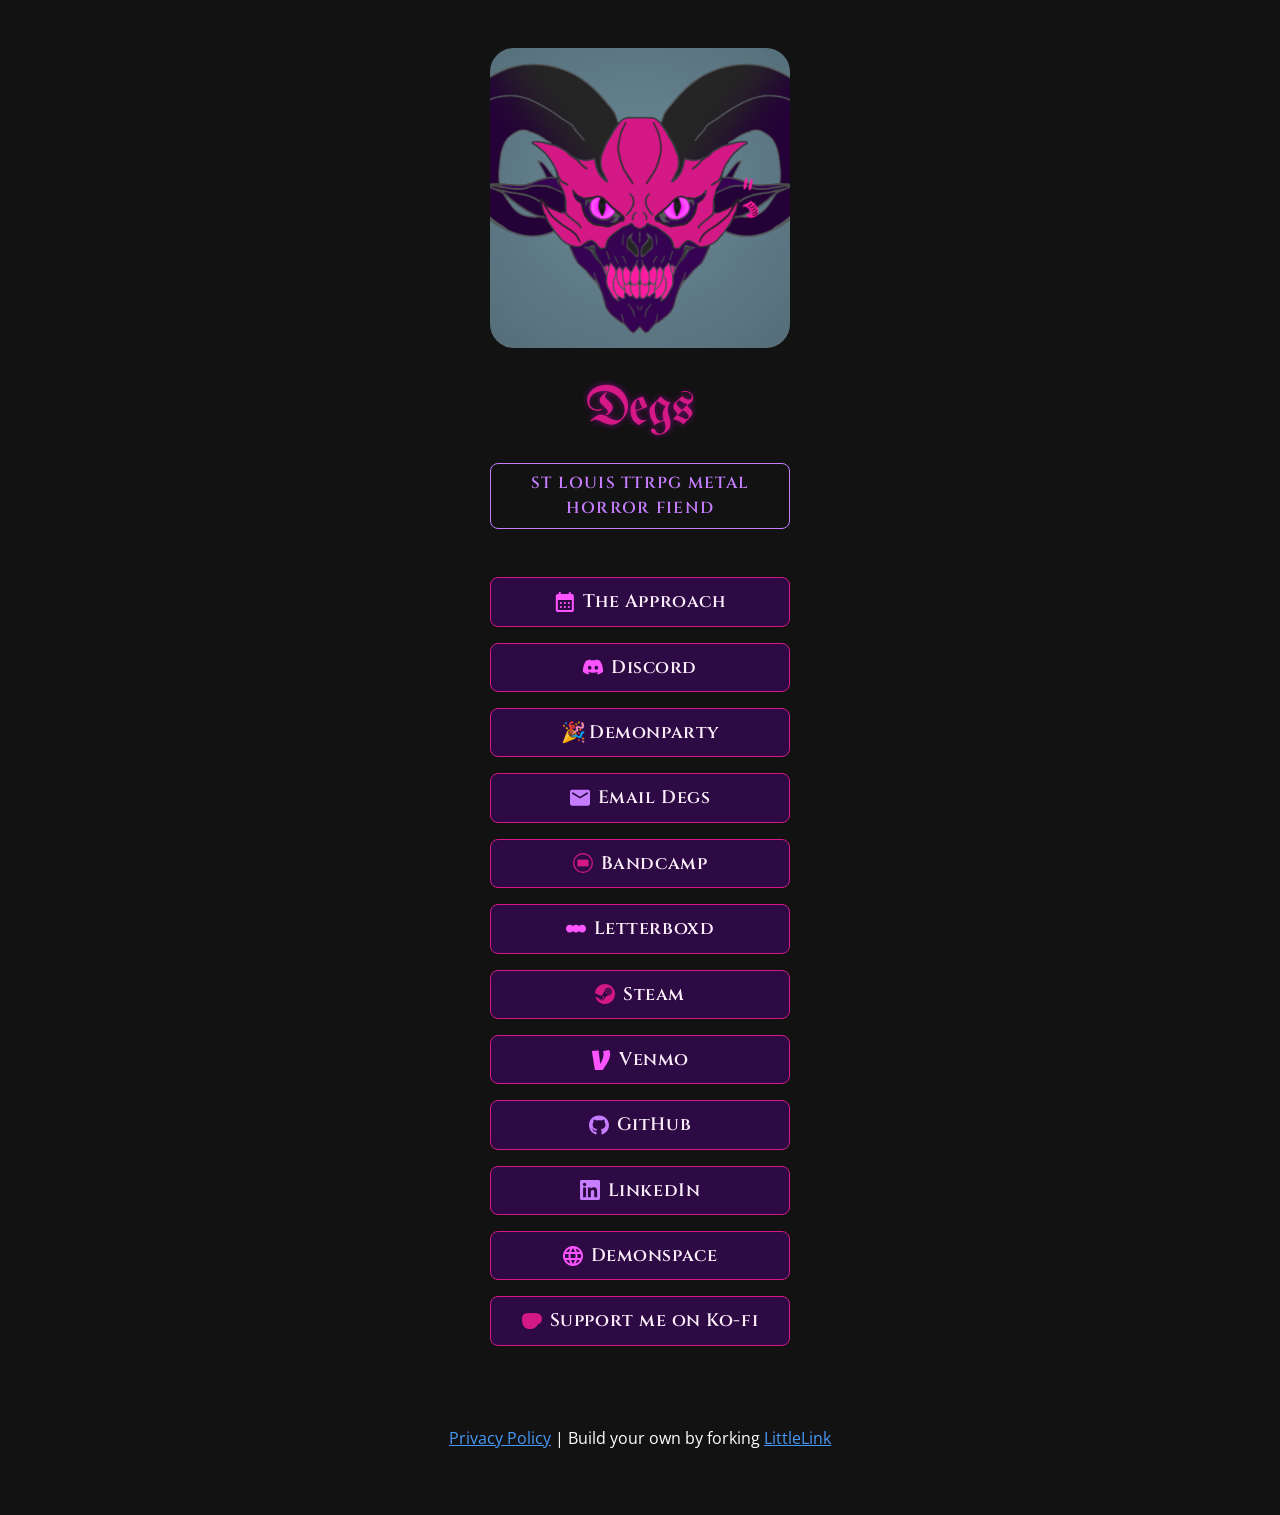
<file: index.html>
<!DOCTYPE html>

<!--
  To change the theme, change the class on the html tag below to one of:
  - theme-auto: Automatically switches based on user's system preferences
  - theme-light: Forces light theme
  - theme-dark: Forces dark theme
-->

<html class="theme-dark" lang="en"> <!-- Update`class="theme-auto" with your preference -->

  <head>
    <meta charset="utf-8">
    <meta name="viewport" content="width=device-width, initial-scale=1">

    <!-- Page Title - Change this to your name/brand (50-60 characters recommended) -->
    <title>Degs</title>
    <link rel="icon" type="image/x-icon" href="/images/avatar.png"> <!-- Update this with your own favicon -->

    <!-- Meta Description - Write a description (150-160 characters recommended) -->
    <meta name="description" content="Degs: links, projects, and where to find me.">

    <!-- Keywords -->
    <meta name="keywords" content="Degs, degs.chat, links">

    <!-- Canonical URL - Helps prevent duplicate content issues -->
    <meta rel="canonical" href="https://degs.chat">

    <!-- Author Information -->
    <meta name="author" content="Degs">

    <!-- Stylesheets -->
    <link rel="stylesheet" href="css/reset.css">
    <link rel="stylesheet" href="css/style.css">
    <link rel="stylesheet" href="css/brands.css">

    <!-- LittleLink Extended Stylesheet (Optional) -->
    <!-- <link rel="stylesheet" href="css/brands-extended.css"> -->
    <!-- Learn more at https://github.com/sethcottle/littlelink-extended.
         Remove comments if you've added LittleLink Extended dependencies -->

  </head>

<body>

    <div class="container">
        <div class="column">

            <!--
              By default, the Avatar is rounded. Use the following:
              - avatar--rounded: Automatically rounds the image
              - avatar--soft: Slightly rounds the image
              - avatar--none: Removes any rounding

              Be sure to replace the src with your own image path and update the alt text
            -->
            <div class="avatar-frame">
              <img class="avatar avatar--soft" src="images/avatar.png" alt="Degs">
            </div>

            <!-- Replace with your name or brand -->
            <h1 class="brand-title">
              <div>Degs</div>
            </h1>

            <p class="tagline">st louis ttrpg metal horror fiend</p>

            <!-- All your buttons go here -->
            <div class="button-stack" role="navigation">

              <!-- Equinox Calendar -->
              <a class="button button-default" href="/calendar" role="button"><span class="icon icon--tint" aria-hidden="true" style="--icon-src:url('../images/icons/generic-calendar.svg');--icon-tint:#FE54FF"></span>The Approach</a>

              <!-- Discord -->
              <a class="button button-discord" href="https://discord.com/users/diegeiros" target="_blank" rel="noopener" role="button"><span class="icon icon--tint" aria-hidden="true" style="--icon-src:url('../images/icons/discord.svg');--icon-tint:#FE54FF"></span>Discord</a>

              <!-- Demonparty -->
              <a class="button button-default" href="https://degs.skin" target="_blank" rel="noopener" role="button"><span class="icon icon--emoji" aria-hidden="true">🎉</span>Demonparty</a>

              <!-- Generic Email -->
              <a class="button button-default" href="mailto:diegeirosm@protonmail.com" role="button"><span class="icon icon--tint" aria-hidden="true" style="--icon-src:url('../images/icons/generic-email.svg');--icon-tint:#C77DFF"></span>Email Degs</a>

              <!-- Bandcamp -->
              <a class="button button-bandcamp" href="https://bandcamp.com/degsdemon" target="_blank" rel="noopener" role="button"><span class="icon icon--tint" aria-hidden="true" style="--icon-src:url('../images/icons/bandcamp.svg');--icon-tint:#D41886"></span>Bandcamp</a>

              <!-- Letterboxd -->
              <a class="button button-letterboxd" href="https://letterboxd.com/diegeiros/" target="_blank" rel="noopener" role="button"><span class="icon icon--tint" aria-hidden="true" style="--icon-src:url('../images/icons/letterboxd.svg');--icon-tint:#FE54FF"></span>Letterboxd</a>

              <!-- Steam -->
              <a class="button button-steam" href="https://steamcommunity.com/profiles/76561198311988518/" target="_blank" rel="noopener" role="button"><span class="icon icon--tint" aria-hidden="true" style="--icon-src:url('../images/icons/steam.svg');--icon-tint:#D41886"></span>Steam</a>

              <!-- Venmo -->
              <a class="button button-venmo" href="https://venmo.com/Degs-Melkus" target="_blank" rel="noopener" role="button"><span class="icon icon--tint" aria-hidden="true" style="--icon-src:url('../images/icons/venmo.svg');--icon-tint:#FE54FF"></span>Venmo</a>

              <!-- GitHub -->
              <a class="button button-github" href="https://github.com/dmelkus" target="_blank" rel="noopener" role="button"><span class="icon icon--tint" aria-hidden="true" style="--icon-src:url('../images/icons/github.svg');--icon-tint:#C77DFF"></span>GitHub</a>

              <!-- LinkedIn -->
              <a class="button button-linked" href="https://www.linkedin.com/in/dmelkus/" target="_blank" rel="noopener" role="button"><span class="icon icon--tint" aria-hidden="true" style="--icon-src:url('../images/icons/linkedin.svg');--icon-tint:#C77DFF"></span>LinkedIn</a>

              <!-- Demonspace (Roomy.space instance - coming soon) -->
              <a class="button button-default" href="#" data-tooltip="Coming soon" aria-disabled="true" role="button"><span class="icon icon--tint" aria-hidden="true" style="--icon-src:url('../images/icons/generic-website.svg');--icon-tint:#FE54FF"></span><span class="label">Demonspace</span></a>

              <!-- Ko-fi (coming soon) -->
              <a class="button button-ko-fi" href="#" data-tooltip="Coming soon" aria-disabled="true" role="button"><span class="icon icon--tint" aria-hidden="true" style="--icon-src:url('../images/icons/ko-fi.svg');--icon-tint:#D41886"></span><span class="label">Support me on Ko-fi</span></a>

      </div>

      <!-- Feel free to add your own footer information, including updating `privacy.html` to reflect how your LittleLink fork is set up -->
      <footer>
        <a href="privacy.html">Privacy Policy</a> | Build your own by forking <a href="https://littlelink.io" target="_blank" rel="noopener">LittleLink</a>
      </footer>

    </div>
  </div>

</body>

</html>
</file>
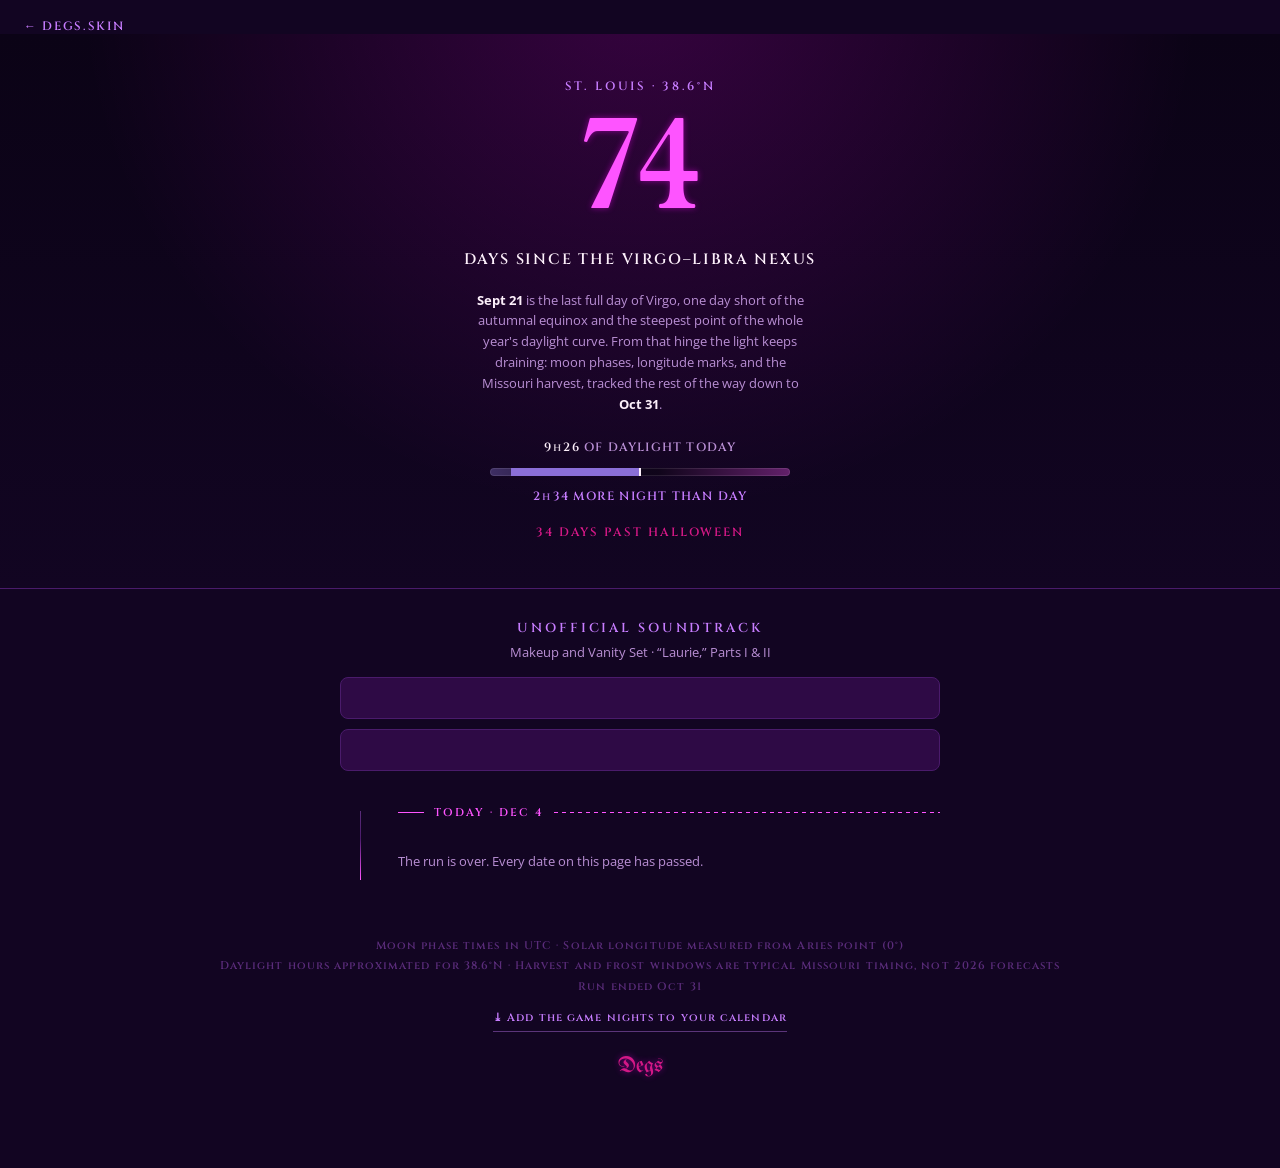
<file: calendar/index.html>
<!DOCTYPE html>
<html lang="en">
<head>
<meta charset="UTF-8">
<meta name="viewport" content="width=device-width, initial-scale=1.0">

<title>The Approach: 9/21 to Halloween | Degs</title>
<link rel="icon" type="image/x-icon" href="/images/avatar.png">

<meta name="description" content="St. Louis repertory screenings from the Hi-Pointe, Arkadin and the Webster Film Series, with moon phases, meteor showers and harvest windows, to Halloween.">
<meta rel="canonical" href="https://degs.chat/calendar">
<meta name="author" content="Degs">

<!-- Link preview. Discord, iMessage and friends need absolute URLs here, and
     Discord tints the embed's left stripe from theme-color. -->
<meta name="theme-color" content="#D41886">
<meta property="og:type" content="website">
<meta property="og:site_name" content="degs.chat">
<meta property="og:url" content="https://degs.chat/calendar">
<meta property="og:title" content="The Approach: Virgo–Libra Nexus to Halloween">
<meta property="og:description" content="Sept 21 is the last full day of Virgo, one day short of the equinox and the steepest point of the year's daylight curve. Moon phases, longitude marks, and the Missouri harvest, tracked down to Oct 31.">
<meta property="og:image" content="https://degs.chat/images/calendar-og.png">
<meta property="og:image:type" content="image/png">
<meta property="og:image:width" content="1200">
<meta property="og:image:height" content="630">
<meta property="og:image:alt" content="The Approach: Virgo–Libra nexus, equinox, Halloween. degs.chat/calendar">
<meta name="twitter:card" content="summary_large_image">
<meta name="twitter:title" content="The Approach: Virgo–Libra Nexus to Halloween">
<meta name="twitter:description" content="Sept 21 is the last full day of Virgo, one day short of the equinox. Moon phases, longitude marks, and the Missouri harvest, tracked down to Oct 31.">
<meta name="twitter:image" content="https://degs.chat/images/calendar-og.png">

<style>
  /* Self-hosted Degs families, same files css/style.css uses. Absolute paths so
     they resolve from /calendar/ as well as from the root. */
  @font-face{
    font-display:swap;
    font-family:'Open Sans';
    font-style:normal;
    font-weight:400;
    src:url('/fonts/open-sans-v34-vietnamese_latin-ext_latin_hebrew_greek-ext_greek_cyrillic-ext_cyrillic-regular.woff2') format('woff2');
  }
  @font-face{
    font-display:swap;
    font-family:'Open Sans';
    font-style:normal;
    font-weight:600;
    src:url('/fonts/open-sans-v34-vietnamese_latin-ext_latin_hebrew_greek-ext_greek_cyrillic-ext_cyrillic-600.woff2') format('woff2');
  }
  @font-face{
    font-display:swap;
    font-family:'Open Sans';
    font-style:normal;
    font-weight:700;
    src:url('/fonts/open-sans-v34-vietnamese_latin-ext_latin_hebrew_greek-ext_greek_cyrillic-ext_cyrillic-700.woff2') format('woff2');
  }
  @font-face{
    font-display:swap;
    font-family:'Cinzel';
    font-style:normal;
    font-weight:600;
    src:url('/fonts/cinzel-v26-latin-600.woff2') format('woff2');
  }
  @font-face{
    font-display:swap;
    font-family:'UnifrakturMaguntia';
    font-style:normal;
    font-weight:400;
    src:url('/fonts/unifraktur-maguntia-v22-latin-regular.woff2') format('woff2');
  }

  :root{
    /* Degs palette, carried over from css/style.css */
    --bg:#120522;
    --bg-card:#2E0A45;
    --line:#4A1B6B;
    --muted:#5A2C7A;
    --night:#0B0316;
    --text:#FCEFFA;
    --text-dim:#B98FD4;
    --magenta:#D41886;
    --pink:#FE54FF;
    --violet:#C77DFF;
    --pale:#FCEFFA;
    --meteor:#8B6FD8;
    /* House colours for the two cinemas. Halloween-adjacent on a page that
       ends there, and the only hues outside the purple family, which is what
       makes them read as identity rather than category. */
    --arkadin:#EE7B30;
    --hipointe:#5FBF6B;
    /* Harvest blood red and Sky moon gold.

       Blood red is dark by nature and this ground is dark, so it is split in
       two: the deep tone carries the frame and the rail node, where 3:1 is the
       bar for non-text marks, and a lifted tone carries the tag and title,
       where 4.5:1 is the bar. That keeps a real blood red on the large visible
       element instead of washing the whole house out to satisfy the smallest.

       Both sit on the crimson side of red, hue 350 to 355 rather than 5. A
       warm red on a purple ground gets dragged toward orange by simultaneous
       contrast, so a red that measures correct at hue 5 still reads as rust
       here. Crossing below 360 pulls against that instead of with it, and
       takes the separation from Arkadin's pumpkin from 18 degrees to about 32.
       Saturation does the rest: the deep tone runs at 98 percent.

       Gold needs no such split: it reads 10:1 here on its own. */
    --harvest-house:#D90429;   /* 3.21:1, frame and node */
    --harvest-ink:#FF3B4D;     /* 4.81:1, tag and title */
    --sky-house:#E8C547;       /* 10.04:1 */
    --sky-glow:rgba(232,197,71,0.55);
    --gamenight-house:var(--pink);   /* 6.36:1, the hero countdown's pink */
    --glow:rgba(253,0,253,0.45);

    /* Type roles: blackletter for the one hero number, Cinzel for every label
       and title, Open Sans for running text, mirroring the homepage. */
    --font-display:'UnifrakturMaguntia', serif;
    --font-head:'Cinzel', serif;
    --font-body:'Open Sans', system-ui, sans-serif;
  }

  *{box-sizing:border-box; margin:0; padding:0;}

  body{
    background:var(--bg);
    color:var(--text);
    font-family:var(--font-body);
    -webkit-font-smoothing:antialiased;
    padding-bottom:80px;
  }

  /* ---------- BACK LINK ---------- */
  .backlink{
    display:block;
    padding:18px 24px 0;
    font-family:var(--font-head);
    font-weight:600;
    font-size:12px;
    letter-spacing:0.14em;
    text-transform:uppercase;
    color:var(--violet);
    text-decoration:none;
  }
  .backlink:hover{ color:var(--pink); }

  /* ---------- HERO ---------- */
  .hero{
    position:relative;
    padding:44px 24px 40px;
    text-align:center;
    overflow:hidden;
    border-bottom:1px solid var(--line);
    background:
      radial-gradient(ellipse at 50% -10%, rgba(253,0,253,0.18), transparent 62%),
      linear-gradient(180deg, #0B0316 0%, #120522 100%);
  }

  .hero .eyebrow{
    font-family:var(--font-head);
    font-weight:600;
    font-size:12px;
    letter-spacing:0.22em;
    text-transform:uppercase;
    color:var(--violet);
  }

  .hero .count{
    font-family:var(--font-display);
    font-weight:400;
    font-size:min(26vw, 132px);
    line-height:1.05;
    margin:10px 0 6px;
    color:var(--pink);
    text-shadow:0 0 0.4rem var(--glow);
    font-variant-numeric: tabular-nums;
  }
  .hero .count.is-word{ font-size:min(15vw, 76px); }

  .hero .count-label{
    font-family:var(--font-head);
    font-weight:600;
    font-size:15px;
    letter-spacing:0.12em;
    text-transform:uppercase;
    color:var(--text);
  }

  .hero .sub{
    margin-top:20px;
    font-size:13px;
    color:var(--text-dim);
    max-width:340px;
    margin-left:auto; margin-right:auto;
    line-height:1.6;
  }

  .hero .sub b{ color:var(--text); font-weight:700; }

  /* Unit letters inside a reading: 13h46, 2min 50s. Cinzel is an all-caps
     face and these labels are uppercased, so a full-size H sits between two
     numbers as just another glyph.

     The separation comes from the letterform: Cinzel's lowercase is small
     capitals, so the h lands around two-thirds the height of the lining
     figures on shape alone. Size and opacity only nudge that. The card stat
     is 10.5px, and cutting hard on both axes at once put the glyph at 8px and
     3.2:1, which is under the 4.5:1 needed at this size. Letter-spacing does
     the rest of the work instead. */
  .unit{
    font-size:0.92em;
    text-transform:lowercase;
    opacity:0.85;
    padding:0 0.11em;
  }

  /* ---------- DAYLIGHT RAIL ----------
     Same gauge as the timeline cards, scaled up, with the reading spelled out
     underneath: the bar shows the gap, the sentence names it. */
  .daylight{
    display:flex;
    flex-direction:column;
    align-items:center;
    gap:11px;
    margin-top:24px;
  }
  .daylight-total,
  .daylight-gap{
    font-family:var(--font-head);
    font-weight:600;
    font-size:12px;
    letter-spacing:0.1em;
    text-transform:uppercase;
    max-width:330px;
    line-height:1.5;
  }
  .daylight-total{ color:var(--text-dim); }
  .daylight-total b{ color:var(--text); font-weight:600; }
  /* The gap line takes the colour of whichever side is ahead, so the sentence
     and the fill above it agree. */
  .daylight-gap{ color:var(--text); }
  .daylight-gap.day{ color:var(--pink); }
  .daylight-gap.night{ color:var(--violet); }

  /* Secondary countdown: the run past the birthday, to Halloween. */
  .hero-secondary{
    margin-top:18px;
    font-family:var(--font-head);
    font-weight:600;
    font-size:12px;
    letter-spacing:0.16em;
    text-transform:uppercase;
    color:var(--magenta);
  }
  .hero-secondary.next-game{ margin-top:8px; color:var(--violet); }
  .hero-secondary.next-game a{ color:inherit; }

  /* ---------- LEGEND / FILTER ----------
     Doubles as a key to the rail symbols and as the filter control. Each chip
     cycles neutral, include, exclude. */
  .legend{
    max-width:640px;
    margin:0 auto;
    padding:26px 20px 0;
  }
  .legend-head{
    display:flex;
    align-items:baseline;
    justify-content:space-between;
    gap:12px;
  }
  .legend h2{
    font-family:var(--font-head);
    font-weight:600;
    font-size:13px;
    letter-spacing:0.22em;
    text-transform:uppercase;
    color:var(--violet);
  }
  .legend-reset{
    font-family:var(--font-head);
    font-weight:600;
    font-size:11px;
    letter-spacing:0.1em;
    text-transform:uppercase;
    color:var(--pink);
    background:none;
    border:0;
    border-bottom:1px solid rgba(254,84,255,0.5);
    padding:0 0 2px;
    cursor:pointer;
  }
  .legend-reset:hover{ color:var(--text); border-bottom-color:var(--text); }

  .legend-items{
    display:flex;
    flex-wrap:wrap;
    gap:7px;
    margin-top:13px;
    list-style:none;
  }
  .legend-chip{
    display:inline-flex;
    align-items:center;
    gap:7px;
    padding:5px 11px 5px 9px;
    border:1px solid var(--line);
    border-radius:20px;
    background:var(--bg-card);
    color:var(--text-dim);
    font-family:var(--font-head);
    font-weight:600;
    font-size:11px;
    letter-spacing:0.08em;
    text-transform:uppercase;
    cursor:pointer;
    line-height:1;
  }
  .legend-chip:hover{ border-color:var(--violet); color:var(--text); }
  .legend-chip[data-state="include"]{
    border-color:var(--pink);
    background:rgba(254,84,255,0.14);
    color:var(--text);
  }
  .legend-chip[data-state="exclude"]{ opacity:0.42; }
  .legend-chip[data-group="arkadin"]  { --house:var(--arkadin); }
  .legend-chip[data-group="hipointe"] { --house:var(--hipointe); }
  .legend-chip[data-group="harvest"]  { --house:var(--harvest-house); --ink:var(--harvest-ink); }
  .legend-chip[data-group="sky"]      { --house:var(--sky-house); }
  .legend-chip[data-group="gamenight"]{ --house:var(--gamenight-house); }
  .legend-chip[data-group="arkadin"][data-state="include"],
  .legend-chip[data-group="hipointe"][data-state="include"],
  .legend-chip[data-group="harvest"][data-state="include"],
  .legend-chip[data-group="sky"][data-state="include"],
  .legend-chip[data-group="gamenight"][data-state="include"]{
    border-color:var(--house);
    background:color-mix(in srgb, var(--house) 14%, var(--bg-card));
  }
  .legend-chip[data-state="exclude"] .legend-label{ text-decoration:line-through; }
  .legend-count{ opacity:0.55; }
  /* Fixed width and its own emoji stack: the three icons have different
     advances, so without this the chip resizes on every click and the whole
     row reflows under the cursor. */
  .legend-state{
    flex:0 0 auto;
    width:1.25em;
    text-align:center;
    font-size:0.95em;
    line-height:1;
    letter-spacing:0;
    font-family:'Apple Color Emoji','Segoe UI Emoji','Noto Color Emoji',sans-serif;
  }
  /* The chip glyphs are the rail symbols at rest, so the key actually matches
     what is drawn beside the cards. */
  .legend-chip .node{ margin-top:0; flex:0 0 auto; }
  .legend-chip svg{ display:block; width:15px; height:15px; }

  .legend-status{
    margin-top:11px;
    font-family:var(--font-head);
    font-weight:600;
    font-size:11px;
    letter-spacing:0.1em;
    text-transform:uppercase;
    color:var(--text-dim);
  }

  /* Rail symbols are buttons too, so a card can drive the same filter. */
  .rail-btn{
    display:block;
    padding:0;
    margin:0;
    border:0;
    background:none;
    line-height:0;
    cursor:pointer;
  }
  .rail-btn:focus-visible,
  .legend-chip:focus-visible,
  .legend-reset:focus-visible{
    outline:2px solid var(--pink);
    outline-offset:3px;
  }

  /* .event is display:flex, which would beat the user-agent [hidden] rule.
     The today marker is never hidden any more, so it no longer needs one. */
  .event[hidden]{ display:none; }
  .timeline-empty{
    padding:10px 0 30px 58px;
    font-size:13px;
    color:var(--text-dim);
  }

  /* ---------- SOUNDTRACK ---------- */
  .soundtrack{
    max-width:640px;
    margin:0 auto;
    padding:30px 20px 4px;
    text-align:center;
  }
  .soundtrack h2{
    font-family:var(--font-head);
    font-weight:600;
    font-size:13px;
    letter-spacing:0.22em;
    text-transform:uppercase;
    color:var(--violet);
  }
  .soundtrack-note{
    margin-top:7px;
    font-size:12.5px;
    color:var(--text-dim);
  }
  /* Bandcamp's small player is a fixed 42px bar, stacked full width so the
     track titles have room rather than truncating in two columns. */
  .players{
    display:grid;
    gap:10px;
    margin-top:16px;
  }
  .players iframe{
    width:100%;
    height:42px;
    border:1px solid var(--line);
    border-radius:8px;
    background:var(--bg-card);
    display:block;
  }

  /* ---------- TIMELINE ---------- */
  .timeline{
    max-width:640px;
    margin:0 auto;
    padding:36px 20px 0;
    position:relative;
  }

  .timeline::before{
    content:'';
    position:absolute;
    /* Threads the centre of the rail nodes: the rail is 40px wide and starts
       at the timeline's content edge, so its centre line is 40px in. Measured
       against a node's own box, not eyeballed. */
    left:40px;
    top:36px;
    bottom:20px;
    width:1px;
    background:linear-gradient(180deg, var(--muted) 0%, var(--line) 40%, var(--pink) 100%);
  }

  /* ---------- DAY BLOCK ----------
     One block per date, holding every entry that falls on it. The date rides
     a gradient band rather than a border drawn around the whole day: a box
     had to enclose the rail to enclose the cards, which forced padding on
     all four sides and made every day taller than its contents.

     The band is offset to start where the cards start and runs to where they
     end, so it never crosses the rail column. That column belongs to the
     spine and its nodes alone. The block itself carries no padding, which
     puts the cards back at full timeline width. */
  .day-block{
    position:relative;
    margin-bottom:12px;
  }
  .day-block[hidden]{ display:none; }

  /* The ground rides a pseudo-element rather than the block itself, because
     the block has to contain the rail in order to contain the cards, and the
     rail column belongs to the spine. Offsetting left by the rail plus the
     row gap, flush to the right, covers the card column exactly: date and
     cards on one ground, nothing under the nodes.

     Top and bottom are flush too. The head's own padding is the only inset,
     and the last card in the day ends the ground with it. */
  .day-block::before{
    content:'';
    position:absolute;
    left:58px;              /* the 40px rail plus the 18px row gap */
    right:0;
    top:0;
    bottom:0;
    border-radius:10px;
    /* Runs upward: lightest under the last card, thinning toward the head.
       The date keeps its own solid ground above this, so a day is bracketed
       top and bottom by its strongest tone and slackest through the middle,
       which is where the cards have to carry themselves.

       The stops hold a floor rather than fading to nothing. Days run from one
       entry to eight, and a gradient reaching transparent left the long ones
       with no readable extent. */
    background:linear-gradient(0deg,
      var(--line) 0%, rgba(74,27,107,0.46) 30%, rgba(74,27,107,0.26) 100%);
  }
  .day-block-head{
    /* Positioned, or the absolute ::before would paint over the date. */
    position:relative;
    margin-left:58px;
    padding:9px 14px 12px;
    /* Carries its own ground now that the block's gradient runs the other
       way. Solid var(--line) is exactly the tone the head used to inherit
       from that gradient's first stop, so the date reads unchanged while
       everything beneath it inverts. Matches the ground's top corners. */
    background:var(--line);
    border-radius:10px 10px 0 0;
    font-family:var(--font-head);
    font-weight:600;
    font-size:13px;
    letter-spacing:0.16em;
    text-transform:uppercase;
    color:var(--text);
  }

  .event{
    position:relative;
    display:flex;
    gap:18px;
    padding-bottom:30px;
  }
  /* The ground ends where the last card ends: no trailing gap inside the day.
     Days are separated by the block's own margin instead. */
  .day-block .event:last-child{ padding-bottom:0; }

  /* No .past rule: spent entries never reach the DOM. See the live filter. */
  .event.today .card{
    border-color:var(--pink);
    box-shadow:0 0 0 1px var(--pink), 0 0 24px rgba(253,0,253,0.25);
  }

  .rail{
    flex:0 0 auto;
    width:40px;
    display:flex;
    flex-direction:column;
    align-items:center;
    position:relative;
    z-index:2;
  }

  .node{
    width:14px; height:14px;
    border-radius:50%;
    background:var(--bg);
    border:2px solid var(--muted);
    margin-top:4px;
  }
  .node.lunar{ border-color:var(--pale); }
  .node.astro{ border-color:var(--house, var(--violet)); }
  .node.meteor{ border-color:var(--house, var(--meteor)); }
  .node.solar{
    border-color:var(--house, var(--pink));
    background:var(--house, var(--pink));
  }
  .node.harvest{ border-color:var(--house, var(--magenta)); }
  .node.birthday{
    border-color:var(--pink); background:var(--pink);
    width:20px; height:20px; margin-top:0;
    box-shadow:0 0 14px var(--glow);
  }
  /* Game nights are the human thread through a sky calendar, marked by shape
     rather than a new hue, so the rail still reads as one palette. */
  .node.gamenight{
    border-color:var(--house, var(--violet));
    background:var(--house, var(--violet));
    width:13px; height:13px; margin-top:5px;
    border-radius:2px;
    transform:rotate(45deg);
    box-shadow:0 0 10px var(--glow);
  }
  /* Screenings: a small screen rather than a disc, in the muted body colour.
     There are thirty of them in a three-week stretch, so they are pitched to
     read as texture running under the sky events rather than competing. */
  .node.film{
    width:13px; height:9px;
    border-radius:2px;
    border-color:var(--house, var(--text-dim));
    background:var(--bg);
    margin-top:6px;
  }
  .node.film.hipointe{
    background:var(--house, var(--text-dim));
    border-color:var(--house, var(--text-dim));
  }

  /* Venue identity: a gradient frame rather than a fill, so the card ground
     stays the same purple as everything else and only the edge carries the
     house. The padding-box / border-box pair is what lets a gradient live in
     a border without flattening the corner radius, which border-image would.
     Shape still distinguishes the two on its own, so the colour is a second
     signal rather than the only one. */
  .event[data-group="arkadin"]  { --house:var(--arkadin); }
  .event[data-group="hipointe"] { --house:var(--hipointe); }
  .event[data-group="harvest"]  { --house:var(--harvest-house); --ink:var(--harvest-ink); }
  .event[data-group="sky"]      { --house:var(--sky-house); }
  .event[data-group="gamenight"]{ --house:var(--gamenight-house); }
  .event[data-group="arkadin"] .card,
  .event[data-group="hipointe"] .card,
  .event[data-group="harvest"] .card,
  .event[data-group="sky"] .card,
  .event[data-group="gamenight"] .card{
    border-color:transparent;
    background:
      linear-gradient(var(--bg-card), var(--bg-card)) padding-box,
      linear-gradient(145deg, var(--house), rgba(0,0,0,0) 68%) border-box;
  }
  /* Sky carries a glow as well as a colour, which is the one house that can:
     everything in it is a light source. */
  .event[data-group="sky"] .rail svg,
  .legend-chip[data-group="sky"] svg{ filter:drop-shadow(0 0 3px var(--sky-glow)); }
  .event[data-group="sky"] .node,
  .legend-chip[data-group="sky"] .node{ box-shadow:0 0 9px var(--sky-glow); }
  .event[data-group="arkadin"] .tag.film,
  .event[data-group="hipointe"] .tag.film{ color:var(--house); }
  /* The venue's name on the card carries its house too. */
  .stat .venue{ color:var(--house, inherit); }
  .node.halloween{
    border-color:var(--magenta); background:var(--magenta);
    width:18px; height:18px; margin-top:1px;
    box-shadow:0 0 12px rgba(212,24,134,0.75);
  }

  .card{
    flex:1;
    background:var(--bg-card);
    border:1px solid var(--line);
    border-radius:10px;
    padding:14px 16px;
  }

  /* The tag shares the stat row and takes its right end. margin-left:auto
     rather than justify-content, so the reading keeps its own left alignment
     next to the gauge no matter how short it is. */
  .stat .tag{ margin-left:auto; }

  .date{
    font-family:var(--font-head);
    font-weight:600;
    font-size:12px;
    letter-spacing:0.1em;
    color:var(--text-dim);
    text-transform:uppercase;
  }

  .tag{
    font-family:var(--font-head);
    font-weight:600;
    font-size:10.5px;
    letter-spacing:0.1em;
    text-transform:uppercase;
    padding:2px 8px;
    border-radius:20px;
    border:1px solid currentColor;
    white-space:nowrap;
  }
  .tag.lunar{ color:var(--ink, var(--house, var(--pale))); }
  .tag.astro{ color:var(--ink, var(--house, var(--violet))); }
  .tag.meteor{ color:var(--ink, var(--house, var(--meteor))); }
  .tag.solar{ color:var(--ink, var(--house, var(--pink))); }
  .tag.harvest{ color:var(--ink, var(--house, var(--magenta))); }
  .tag.birthday{ color:var(--pink); background:rgba(254,84,255,0.14); }
  .tag.halloween{ color:var(--magenta); background:rgba(212,24,134,0.18); }
  .tag.gamenight{
    color:var(--ink, var(--house, var(--violet)));
    background:color-mix(in srgb, var(--house, var(--violet)) 16%, transparent);
  }
  .tag.film{ color:var(--text-dim); }

  .title{
    font-family:var(--font-head);
    font-weight:600;
    font-size:17px;
    line-height:1.35;
    margin-top:7px;
    color:var(--text);
  }
  /* Nothing sits above the title any more, so it opens the card flush. */
  .card > .title:first-child{ margin-top:0; }
  /* Card titles take their house everywhere except the cinemas, where 107
     coloured titles would shout over everything else and the title is already
     marked as a link. Resolves --ink first, so blood red uses its lifted tone:
     a 17px semibold title is under the 18.66px WCAG counts as large, so it
     needs the full 4.5:1, not the 3:1 allowed for marks. */
  .event[data-group="gamenight"] .title,
  .event[data-group="harvest"] .title,
  .event[data-group="sky"] .title{ color:var(--ink, var(--house)); }

  .event.birthday .title{
    font-family:var(--font-display);
    font-weight:400;
    font-size:26px;
    line-height:1.2;
    color:var(--pink);
    text-shadow:0 0 0.4rem var(--glow);
  }
  /* Halloween gets the blackletter too, one step down from the birthday. */
  .event.halloween .card{
    border-color:var(--magenta);
    box-shadow:0 0 18px rgba(212,24,134,0.18);
  }
  /* Compact screening card: title, venue, time, runtime, and a link out. */
  .event.film .card{ padding:11px 14px; }
  .event.film .title{ font-size:15px; margin-top:5px; }
  .event.film .stat{ margin-top:8px; padding-top:8px; }
  .title a{
    color:inherit;
    text-decoration:none;
    border-bottom:1px solid rgba(199,125,255,0.4);
  }
  .title a:hover{ color:var(--pink); border-bottom-color:var(--pink); }
  .event.halloween .title{
    font-family:var(--font-display);
    font-weight:400;
    font-size:23px;
    line-height:1.2;
    color:var(--magenta);
    text-shadow:0 0 0.4rem rgba(212,24,134,0.5);
  }

  .desc{
    font-size:12.5px;
    color:var(--text-dim);
    margin-top:6px;
    line-height:1.6;
  }
  .desc a{
    color:var(--violet);
    text-decoration:none;
    border-bottom:1px solid rgba(199,125,255,0.45);
  }
  .desc a:hover{ color:var(--pink); border-bottom-color:var(--pink); }

  /* Full-width flex, not inline-flex: the category tag rides the right end of
     this row now, and needs the whole card width to be pushed out to. */
  .stat{
    display:flex;
    align-items:center;
    flex-wrap:wrap;
    gap:9px;
    font-family:var(--font-head);
    font-weight:600;
    font-size:11.5px;
    letter-spacing:0.08em;
    text-transform:uppercase;
    color:var(--violet);
    margin-top:9px;
    padding-top:9px;
    border-top:1px solid var(--line);
  }

  /* Daylight gauge. Diverges from the 12h balance point rather than filling
     from zero, so the fill crosses the centre tick exactly at the equinox,
     the thing the whole page is about. Same track and inset as the hero bar. */
  .meter{
    position:relative;
    flex:0 0 auto;
    width:92px;
    /* Matches the line box of the reading beside it, so the gauge reads as
       part of that line rather than as a rule floating next to it. Costs no
       height: the row is 20px tall either way, set by the category tag. */
    height:15px;
    border-radius:7.5px;
    /* The track names its own poles: --meteor at the night end, --pink at the
       day end, both fading to nothing across the middle so the balance point
       sits on clean ground. Without this the fill colour carried the whole
       answer and had no key to be read against. */
    background:
      linear-gradient(90deg,
        rgba(139,111,216,0.40) 0%,
        rgba(139,111,216,0.02) 44%,
        rgba(254,84,255,0.02) 56%,
        rgba(254,84,255,0.36) 100%),
      var(--night);
    box-shadow:inset 0 0 0 1px rgba(252,239,250,0.10);
    overflow:hidden;
  }
  .meter-fill{
    position:absolute;
    top:0; bottom:0;
    background:var(--pink);
    min-width:2px;          /* keeps a near-zero reading visible as a mark */
  }
  .meter-fill.night{ background:var(--meteor); }
  /* Within six minutes of 12h, neither side is meaningfully ahead, so show a
     neutral mark sitting on the tick instead of a pixel of one colour. */
  .meter-fill.balanced{
    left:50%; width:3px;
    transform:translateX(-1.5px);
    background:var(--pale);
  }
  .meter-center{
    position:absolute;
    top:0; bottom:0;
    left:50%;
    width:1px;
    transform:translateX(-0.5px);
    background:rgba(252,239,250,0.6);
  }
  /* Hero scale. Must follow the base .meter rules. Same specificity, so the
     later declaration is what makes the override stick. */
  .meter--hero{
    width:min(66vw, 300px);
    height:8px;
    border-radius:4px;
  }
  /* Wider and brighter, so the reference point stays readable where the fill
     begins on top of it. */
  .meter--hero .meter-center{
    width:2px;
    transform:translateX(-1px);
    background:var(--text);
  }

  .today-marker{
    display:flex;
    align-items:center;
    gap:10px;
    margin:-6px 0 22px 0;
    padding-left:58px;
  }
  .today-marker span{
    font-family:var(--font-head);
    font-weight:600;
    font-size:11px;
    letter-spacing:0.18em;
    color:var(--pink);
    text-transform:uppercase;
  }
  .today-marker::before{
    content:'';
    flex:1;
    max-width:26px;
    height:1px;
    background:var(--pink);
  }
  .today-line{
    flex:1;
    height:1px;
    background:repeating-linear-gradient(90deg, var(--pink) 0 4px, transparent 4px 8px);
  }

  footer{
    text-align:center;
    padding:36px 20px 0;
    font-family:var(--font-head);
    font-weight:600;
    font-size:11px;
    letter-spacing:0.1em;
    color:var(--muted);
    line-height:1.9;
  }
  footer .wordmark{
    display:inline-block;
    margin-top:14px;
    font-family:var(--font-display);
    font-weight:400;
    font-size:22px;
    letter-spacing:0;
    color:var(--magenta);
    text-shadow:0 0 0.4rem var(--glow);
    text-decoration:none;
  }
  footer .wordmark:hover{ color:var(--pink); }
  footer .ics{
    display:inline-block;
    margin-top:10px;
    color:var(--violet);
    text-decoration:none;
    border-bottom:1px solid rgba(199,125,255,0.4);
    padding-bottom:2px;
  }
  footer .ics:hover{ color:var(--pink); border-bottom-color:var(--pink); }
</style>
</head>
<body>

<a class="backlink" href="/">← Degs.skin</a>

<div class="hero">
  <div class="eyebrow">St. Louis · 38.6°N</div>
  <div class="count" id="countNum"></div>
  <div class="count-label" id="countLabel">days to the Virgo–Libra nexus</div>
  <div class="sub"><b>Sept 21</b> is the last full day of Virgo, one day short of the autumnal equinox and the steepest point of the whole year's daylight curve. From that hinge the light keeps draining: moon phases, longitude marks, and the Missouri harvest, tracked the rest of the way down to <b>Oct 31</b>.</div>
  <div class="daylight">
    <div class="daylight-total" id="dlTotal"></div>
    <span class="meter meter--hero" aria-hidden="true">
      <span class="meter-fill" id="dlFill"></span>
      <span class="meter-center"></span>
    </span>
    <div class="daylight-gap" id="dlGap"></div>
  </div>
  <div class="hero-secondary" id="halloweenCount"></div>
  <div class="hero-secondary next-game" id="nextGameNight"></div>
</div>

<!-- Unofficial soundtrack. Bandcamp's EmbeddedPlayer keys off a numeric track
     id, not the URL slug. Grab each from the track page's Share / Embed
     dialog and swap it in below. -->
<nav class="legend" id="legend" aria-labelledby="legend-heading">
  <div class="legend-head">
    <h2 id="legend-heading">Legend</h2>
    <button class="legend-reset" id="legendReset" type="button" hidden>Clear filter</button>
  </div>
  <ul class="legend-items" id="legendItems"></ul>
  <p class="legend-status" id="legendStatus" role="status"></p>
</nav>

<section class="soundtrack" aria-labelledby="soundtrack-heading">
  <h2 id="soundtrack-heading">Unofficial Soundtrack</h2>
  <p class="soundtrack-note">Makeup and Vanity Set · “Laurie,” Parts I &amp; II</p>

  <div class="players">
    <!-- Recolored from Bandcamp's default white/blue to the page palette. -->
    <iframe
      title="Bandcamp player: Laurie Part I by Makeup and Vanity Set"
      loading="lazy"
      src="https://bandcamp.com/EmbeddedPlayer/album=1699135642/track=1232433533/size=small/bgcol=2e0a45/linkcol=c77dff/transparent=true/"
      seamless><a href="https://makeupandvanityset.bandcamp.com/track/laurie-part-i">Laurie Part I by Makeup and Vanity Set</a></iframe>

    <iframe
      title="Bandcamp player: Laurie Part II by Makeup and Vanity Set"
      loading="lazy"
      src="https://bandcamp.com/EmbeddedPlayer/album=1699135642/track=764428382/size=small/bgcol=2e0a45/linkcol=c77dff/transparent=true/"
      seamless><a href="https://makeupandvanityset.bandcamp.com/track/laurie-part-ii">Laurie Part II by Makeup and Vanity Set</a></iframe>
  </div>
</section>

<div class="timeline" id="timeline"></div>

<footer>
  Moon phase times in UTC · Solar longitude measured from Aries point (0°)<br>
  Daylight hours approximated for 38.6°N · Harvest and frost windows are typical Missouri timing, not 2026 forecasts<br>
  <span id="runSpan"></span><br>
  <a class="ics" href="/calendar/game-nights.ics" download>⤓ Add the game nights to your calendar</a><br>
  <a class="wordmark" href="/">Degs</a>
</footer>

<script>
// Local-midnight date builder. Avoids the UTC-parsing shift that renders
// "Aug 6" as "Aug 5" for anyone west of Greenwich.
function ld(y, m, d){ return new Date(y, m - 1, d); }
// Screenings carry a real clock time, so they sort correctly against each other
// within a day and only count as past once they have actually started.
function ldt(y, m, d, hh, mm){ return new Date(y, m - 1, d, hh, mm); }
function startOfDay(d){ return new Date(d.getFullYear(), d.getMonth(), d.getDate()); }

const TODAY = startOfDay(new Date());
const BIRTHDAY = ld(2026, 9, 21);
const LAT = 38.6; // St. Louis

function dayOfYear(d){
  const start = new Date(d.getFullYear(),0,0);
  return Math.floor((d - start)/86400000);
}
function daylightHours(d){
  const doy = dayOfYear(d);
  const decl = 23.44 * Math.sin( (2*Math.PI/365) * (doy - 81) );
  const latR = LAT * Math.PI/180;
  const declR = decl * Math.PI/180;
  let cosH = -Math.tan(latR)*Math.tan(declR);
  cosH = Math.max(-1, Math.min(1, cosH));
  const H = Math.acos(cosH) * 180/Math.PI; // half-day arc in degrees
  return (H/180)*24; // total daylight hours
}
function hoursMinutes(hrs){
  let h = Math.floor(hrs);
  let m = Math.round((hrs - h) * 60);
  if (m === 60){ h += 1; m = 0; }   // 13.9959h would otherwise render as 13h60
  return { h, m: String(m).padStart(2, '0') };
}
function fmtHM(hrs){
  const { h, m } = hoursMinutes(hrs);
  return h + 'h' + m;
}
// Same reading, with the unit letter set apart from the digits. At 11px in an
// all-caps face a full-size H is just another glyph between two numbers.
function unit(u){ return `<span class="unit">${u}</span>`; }
function fmtHMHtml(hrs){
  const { h, m } = hoursMinutes(hrs);
  return h + unit('h') + m;
}
function fmtDate(d){
  return d.toLocaleDateString('en-US', {month:'short', day:'numeric'});
}
function fmtTime(d){
  const h = d.getHours(), m = d.getMinutes();
  const hr = h % 12 || 12, ampm = h >= 12 ? 'PM' : 'AM';
  return m ? `${hr}:${String(m).padStart(2,'0')} ${ampm}` : `${hr} ${ampm}`;
}
function fmtRuntime(mins){
  const h = Math.floor(mins / 60), m = mins % 60;
  return h + unit('h') + (m ? String(m).padStart(2, '0') : '');
}

// Daylight gauge, measured out from the 12h balance point rather than from
// zero. Over this run the values only span 10h23–14h05, so a 0–24h bar would
// leave every card looking identical; anchoring on 12h turns the same numbers
// into a curve that visibly crosses the centre at the equinox. Decorative:
// the reading beside it carries the value for screen readers.
const METER_SPAN_HOURS = 3;   // hours either side of 12h before the gauge pins
const METER_BALANCE_H  = 0.1; // within six minutes of 12h, call it balanced

// Shared geometry, so the hero gauge and the card gauges stay on one scale.
// Day grows rightward from the tick, night leftward, each anchored to the
// centre so the minimum-width mark extends the correct way.
function meterParts(hrs){
  const delta = Math.max(-METER_SPAN_HOURS, Math.min(METER_SPAN_HOURS, hrs - 12));
  const half = Math.abs(delta) / METER_SPAN_HOURS * 50;
  if (Math.abs(delta) <= METER_BALANCE_H) return { cls:'balanced', style:'', delta:0 };
  return delta > 0
    ? { cls:'', style:`left:50%;width:${half}%`, delta }
    : { cls:'night', style:`right:50%;width:${half}%`, delta };
}
function daylightMeter(hrs){
  const { cls, style } = meterParts(hrs);
  return `<span class="meter" aria-hidden="true">`
       + `<span class="meter-fill${cls ? ' ' + cls : ''}" style="${style}"></span>`
       + `<span class="meter-center"></span></span>`;
}

// countdown
const diffDays = Math.round((BIRTHDAY - TODAY)/86400000);
const countEl = document.getElementById('countNum');
const labelEl = document.getElementById('countLabel');
if (diffDays > 0){
  countEl.textContent = diffDays;
  labelEl.textContent = diffDays === 1 ? 'day to the Virgo–Libra nexus' : 'days to the Virgo–Libra nexus';
} else if (diffDays === 0){
  countEl.textContent = 'Today';
  countEl.classList.add('is-word');
  labelEl.textContent = 'the Virgo–Libra nexus';
} else {
  countEl.textContent = Math.abs(diffDays);
  labelEl.textContent = Math.abs(diffDays) === 1
    ? 'day since the Virgo–Libra nexus'
    : 'days since the Virgo–Libra nexus';
}

// secondary countdown to Halloween
const HALLOWEEN = ld(2026, 10, 31);
const toHalloween = Math.round((HALLOWEEN - TODAY)/86400000);
document.getElementById('halloweenCount').textContent =
  toHalloween > 0 ? `${toHalloween} ${toHalloween === 1 ? 'day' : 'days'} to Halloween`
  : toHalloween === 0 ? 'Halloween is tonight'
  : `${Math.abs(toHalloween)} ${Math.abs(toHalloween) === 1 ? 'day' : 'days'} past Halloween`;

// Today's daylight, on the same gauge the cards use, with the gap named in
// words underneath, since the bar alone never said what it was measuring against.
const todayDL = daylightHours(TODAY);
const todayParts = meterParts(todayDL);
const dlFill = document.getElementById('dlFill');
if (todayParts.cls) dlFill.classList.add(todayParts.cls);
dlFill.setAttribute('style', todayParts.style);

document.getElementById('dlTotal').innerHTML = `<b>${fmtHMHtml(todayDL)}</b> of daylight today`;

const gap = todayDL - 12;
const gapEl = document.getElementById('dlGap');
if (Math.abs(gap) <= METER_BALANCE_H){
  gapEl.textContent = 'day and night in balance';
} else {
  gapEl.classList.add(gap > 0 ? 'day' : 'night');
  gapEl.innerHTML = `${fmtHMHtml(Math.abs(gap))} more ${gap > 0 ? 'day than night' : 'night than day'}`;
}

// moon phase icon renderer: illum 0-1, waxing bool
const MOON_DARK = 'var(--muted)';
const MOON_LIT  = 'var(--sky-house)';
function moonSVG(illum, waxing){
  const r = 13;
  const cx = 13, cy = 13;
  // offset of terminator ellipse
  const k = (illum <= 0.5) ? (1 - illum*2) : (illum*2 - 1);
  const rx = r * k;
  const litOnRight = waxing; // waxing: lit right side growing
  let path;
  if (illum <= 0.5){
    // crescent/gibbous via two arcs
    const sweep1 = litOnRight ? 1 : 0;
    path = `M ${cx} ${cy-r} A ${r} ${r} 0 0 ${sweep1} ${cx} ${cy+r} A ${rx} ${r} 0 0 ${sweep1===1?0:1} ${cx} ${cy-r} Z`;
  } else {
    const sweep1 = litOnRight ? 1 : 0;
    path = `M ${cx} ${cy-r} A ${r} ${r} 0 0 ${sweep1} ${cx} ${cy+r} A ${rx} ${r} 0 0 ${sweep1} ${cx} ${cy-r} Z`;
  }
  return `<svg width="26" height="26" viewBox="0 0 26 26">
    <circle cx="13" cy="13" r="13" fill="${MOON_DARK}"/>
    <path d="${path}" fill="${MOON_LIT}"/>
  </svg>`;
}

const events = [
  {date:ld(2026,8,6), type:'lunar', tag:'Last Quarter', title:'Last Quarter Moon', desc:'Half-lit, shrinking, in Taurus.', illum:0.5, waxing:false},
  {date:ld(2026,8,7), type:'astro', tag:'Cross-Quarter', title:'Astronomical Midpoint (135°)', desc:'True geometric halfway point between the June solstice and the equinox, at solar longitude 135°. The most rigorous non-endpoint marker of the run.'},
  {date:ld(2026,8,12), type:'lunar', tag:'New Moon', title:'New Moon + Total Solar Eclipse', desc:'Moon passes in front of the sun at 19° Leo. Totality sweeps Russia, Greenland, Iceland and Spain, the first mainland European totality since 1999.', illum:0.0, waxing:true},
  {date:ld(2026,8,12), type:'gamenight', tag:'Game Night', when:'4–8 PM', venue:'Lindenwood Park Place', title:'Game Night · Tavern', desc:'Tavern room, same day the moon crosses the sun. The sky does its thing, we roll dice. Drop in whenever; a new game starts when someone new sits down.'},
  {date:ld(2026,8,15), type:'gamenight', tag:'Game Night', when:'4–8 PM', venue:'Lindenwood Park Place', title:'Game Night · Tavern', desc:'Tavern room. No RSVP that means anything and no game anyone has to play. If nobody wants what is on the table, we play something else.'},
  {date:ld(2026,8,16), type:'gamenight', tag:'Game Night', when:'4–8 PM', venue:'Lindenwood Park Place', title:'Game Night · Library', desc:'Library room this time: quieter, better suited to the longer games. Same open door, same four-hour window.'},
  {date:ld(2026,8,20), type:'lunar', tag:'First Quarter', title:'First Quarter Moon', desc:'Half-lit, growing.', illum:0.5, waxing:true},
  {date:ld(2026,8,20), type:'harvest', tag:'Harvest', title:'🍇 Missouri Grape Harvest Begins', desc:"Earliest varietals get picked as the state's wineries open the season. Augusta, Hermann and the Ozark AVAs kick off six weeks ahead of Norton."},
  {date:ld(2026,8,22), type:'astro', tag:'Astrological', title:'Sun Enters Virgo (150°)', desc:'A 30° zodiac-grid point, not a geometric midpoint. But the daylight-loss rate here is already measurably faster than three weeks earlier: the on-ramp, not the peak.'},
  {date:ld(2026,8,22), type:'gamenight', tag:'Game Night', when:'4–8 PM', venue:'Lindenwood Park Place', title:'Game Night · Tavern', desc:'Tavern room, on the day the sun crosses into Virgo. The lowest-commitment invitation there is: say yes now and decide later.'},
  {date:ld(2026,8,25), type:'harvest', tag:'Harvest', title:'🥭 Pawpaw Season Opens', desc:"Missouri's native tropical fruit, custard-textured and tasting of banana and mango, growing wild in the river bottoms. Southern stands ripen first and the front works its way north. Ripe fruit drops rather than waiting to be picked."},
  {date:ld(2026,8,26), type:'gamenight', tag:'Game Night', when:'4–8 PM', venue:'Lindenwood Park Place', title:'Game Night · Tavern', desc:'Tavern room, midweek. Bailing is fine, arriving at seven is fine, sitting out a round is fine. It is free.'},
  {date:ld(2026,8,28), type:'lunar', tag:'Full Moon', title:'Full "Sturgeon" Moon + Partial Lunar Eclipse', desc:'Full illumination at 4° Pisces, opposite the sun, with a Blood Moon eclipse riding along. The name is borrowed from lake sturgeon in the Great Lakes rather than from anything here. Missouri keeps three sturgeon of its own, and the <a href="https://mdc.mo.gov/discover-nature/field-guide/pallid-sturgeon" target="_blank" rel="noopener">pallid sturgeon</a> is endemic to the Missouri and Mississippi basins, found nowhere else on earth and federally endangered.', illum:1.0, waxing:false},
  {date:ld(2026,8,29), type:'gamenight', tag:'Game Night', when:'4–8 PM', venue:'Lindenwood Park Place', title:'Game Night · Tavern', desc:'Tavern room, the night after the Sturgeon Moon and its eclipse. Come late, leave early, no notice needed.'},
  {date:ld(2026,8,30), type:'astro', tag:'¾ Longitude', title:'Three-Quarter Arc Mark (157.5°)', desc:"Halfway between the cross-quarter day and the equinox, the same bisection logic as Aug 7 applied again. More rigorous than Virgo's debut, and closer to the finish line."},
  {date:ld(2026,8,30), type:'gamenight', tag:'Game Night', when:'4–8 PM', venue:'Lindenwood Park Place', title:'Game Night · Library', desc:'Library room, closing the month out on the three-quarter arc mark. Quieter side of the building, better for the long games.'},
  {date:ld(2026,9,1), type:'meteor', tag:'Meteorological', title:'Meteorological Autumn Begins', desc:'Calendar convention: the season starts on the 1st regardless of solar position. Zero astronomical basis, but daylight loss is now visibly accelerating.'},
  {date:ld(2026,9,1), type:'harvest', tag:'Harvest', title:'🌽 Corn Harvest Begins (River Bottoms)', desc:'Missouri River bottomland fields are first to come off. Combines roll here weeks before the rest of the state, targeting ~15% grain moisture.'},
  {date:ld(2026,9,1), type:'harvest', tag:'Harvest', title:'🍷 Missouri Wine Month Begins', desc:"The state's official month-long celebration of its 5 AVAs and 129 wineries, timed to the harvest itself."},
  {date:ld(2026,9,1), type:'harvest', tag:'Harvest', title:'🐍 Snake Road Closes', desc:'Forest Road 345 in Shawnee National Forest shuts to vehicles for two months while snakes and amphibians cross from the LaRue Swamp to the limestone bluffs to overwinter. <a href="https://www.fs.usda.gov/r09/shawnee/newsroom/releases/forest-service-close-snake-road-fall-migration" target="_blank" rel="noopener">Snake Road</a> stays open on foot: two and a half miles holding something like 59% of the reptile species in Illinois and 66% of the amphibians. Two hours south of St. Louis.'},
  {date:ld(2026,9,4), type:'lunar', tag:'Last Quarter', title:'Last Quarter Moon', desc:'Half-lit, shrinking.', illum:0.5, waxing:false},
  {date:ld(2026,9,7), type:'harvest', tag:'Harvest', title:'🍎 Apple Season Peaks', desc:'Jonathan, Honeycrisp, Gala, and heirloom varieties hit peak across Missouri orchards, the single biggest apple-picking month of the year.'},
  {date:ld(2026,9,11), type:'lunar', tag:'New Moon', title:'New Moon', desc:'Dark moon. The sky is emptiest of lunar light heading into the 21st.', illum:0.0, waxing:true},
  {date:ld(2026,9,14), type:'harvest', tag:'Harvest', title:'🥭 Pawpaw Harvest Peaks', desc:'Peak drop across the state. Two to five days from ripe to gone at room temperature, which is why the best fruit in Missouri has never reached a grocery shelf. You eat them where you find them or not at all.'},
  {date:ld(2026,9,15), type:'harvest', tag:'Harvest', title:'🌱 Soybean Harvest Begins', desc:'Combines start rolling once pods turn tan and moisture hits ~13%, and runs from mid-September into November.'},
  {date:ld(2026,9,18), type:'lunar', tag:'First Quarter', title:'First Quarter Moon', desc:'Half-lit, growing, three days out from 9/21.', illum:0.5, waxing:true},
  {date:ld(2026,9,21), type:'birthday', tag:'★ The Day', title:'Degs\u2019s Birthday', desc:"Virgo/Libra cusp. One day before the equinox, sitting at the single steepest point of the entire year's daylight-loss curve."},
  {date:ld(2026,9,22), type:'solar', tag:'Equinox', title:'Autumnal Equinox (180°)', desc:'The only date in this whole run with unambiguous physical significance: day and night in balance, and the peak rate of change in daylight, one day past the cusp.'},
  {date:ld(2026,9,23), type:'astro', tag:'Astrological', title:'Sun Enters Libra (180°)', desc:'Libra begins at the exact same longitude as the equinox itself, the only zodiac sign whose start is pinned to a real astronomical event rather than a 30° grid line. For one sign a year, the convention and the geometry agree.'},
  {date:ld(2026,9,23), type:'harvest', tag:'Harvest', title:'🍇 Norton Grape Harvest Underway', desc:"Missouri's official state grape, the last and latest of the season's wine varietals, picked from now into November."},
  {date:ld(2026,9,26), type:'lunar', tag:'Full Moon', title:'Full "Harvest" Moon', desc:'First full moon after the equinox, the traditional Harvest Moon, arriving five days after the cusp.', illum:1.0, waxing:false},
  {date:ld(2026,9,28), type:'harvest', tag:'Harvest', title:'🌰 Black Walnuts Start Dropping', desc:'Green hulls come down hard enough to dent a car roof, and the husks stain hands, driveways and everything else they touch a brown that does not wash out.'},
  {date:ld(2026,10,1), type:'harvest', tag:'Harvest', title:'🌰 Hulling Stations Open', desc:'Hammons opens its buying network out of Stockton, around 160 sites across Missouri and neighbouring states, paying by the hundredweight for nuts gathered off the ground. Runs through October and into mid-November.'},
  {date:ld(2026,10,3), type:'lunar', tag:'Last Quarter', title:'Last Quarter Moon', desc:'Half-lit and shrinking, in Cancer. The light drains back out of the sky ahead of the darkest stretch of October.', illum:0.5, waxing:false},
  {date:ld(2026,10,8), type:'astro', tag:'Meteor Shower', title:'Draconids Peak', desc:'Debris from comet 21P/Giacobini-Zinner. Two nights before new moon, so effectively no moonlight. Unusually, the Draconids run best in the early evening rather than before dawn, because the radiant is highest at nightfall.'},
  {date:ld(2026,10,10), type:'lunar', tag:'New Moon', title:'New Moon', desc:'Dark moon at 17° Libra, the emptiest sky of the whole run. Nothing between you and the Milky Way but St. Louis light pollution.', illum:0.0, waxing:true},
  {date:ld(2026,10,12), type:'harvest', tag:'Harvest', title:'🎃 Pumpkin & Late-Apple Season Peaks', desc:'Missouri patches hit full swing across the river bottoms, and the last apples come off the tree: Winesap and Arkansas Black, dense and built for winter storage rather than eating fresh.'},
  {date:ld(2026,10,15), type:'harvest', tag:'Harvest', title:'🍊 Persimmons Ripen', desc:'The first-frost fruit. Tannins keep them mouth-puckering until they go completely soft, usually mid-to-late October and often after the leaves have already dropped. The fruit that punishes impatience.'},
  {date:ld(2026,10,15), type:'astro', tag:'Bisection', title:'Post-Equinox Bisection (202.5°)', desc:'Halfway from the equinox to the true autumn cross-quarter, the same halving behind Aug 7 and Aug 30, now running on the far side of the balance point.'},
  {date:ld(2026,10,18), type:'lunar', tag:'First Quarter', title:'First Quarter Moon', desc:'Half-lit and growing, in Capricorn, building toward the Hunter\'s Moon.', illum:0.5, waxing:true},
  {date:ld(2026,10,20), type:'harvest', tag:'Harvest', title:'🍂 Fall Color Peaks', desc:'Typical peak for the St. Louis region and the eastern Ozark border, with maples, oaks and hickory turning over the last ten days of the month.'},
  {date:ld(2026,10,21), type:'astro', tag:'Meteor Shower', title:'Orionids Peak', desc:'Dust shed by Halley\'s Comet, burning up at 41 miles per second, the fastest meteors of the season. A waxing gibbous sets around midnight, leaving the pre-dawn peak hours genuinely dark.'},
  {date:ld(2026,10,23), type:'astro', tag:'Astrological', title:'Sun Enters Scorpio (210°)', desc:'Another 30° grid point, same as Virgo back in August: zodiac convention rather than geometry. By now the day is shedding light at close to a minute and a half every 24 hours.'},
  {date:ld(2026,10,23), type:'harvest', tag:'Harvest', title:'❄ Average First Frost (St. Louis)', desc:'The long-run average date of the first fall frost, when the thermometer first dips into the 32–36°F band and tender crops need to be off the vine. The first true freeze runs later; its average lands on Oct 31 itself.'},
  {date:ld(2026,10,25), type:'harvest', tag:'Harvest', title:'🥄 The Persimmon Seed Forecast', desc:'Ozark tradition: split a ripe seed and read the shape inside. A spoon means heavy snow to shovel, a fork a mild winter, a knife a wind that cuts. No physical basis whatsoever: the least rigorous marker on this page, and the only one that claims to see forward.'},
  {date:ld(2026,10,26), type:'lunar', tag:'Full Moon', title:'Full "Hunter\'s" Moon', desc:'Full illumination at 2° Taurus, the first full moon after the Harvest Moon and the last one before Halloween. Named for the month game was fattened and taken before winter.', illum:1.0, waxing:false},
  {date:ld(2026,10,28), type:'harvest', tag:'Harvest', title:'🍇 Norton Harvest Ends', desc:"The last fruit comes off the vine. Missouri's state grape hangs longer than anything else in the state, and its picking closes the wine season that opened back on Aug 20."},
  {date:ld(2026,10,30), type:'harvest', tag:'Harvest', title:'🐍 Snake Road Reopens', desc:'Last day of the closure. The bluffs are full, the swamp is empty, and the road goes back to cars until spring, when the entire run happens again in reverse.'},
  {date:ld(2026,10,31), type:'halloween', tag:'★ Halloween', title:'Halloween, on a Saturday', desc:'The last Saturday Halloween until 2037. The date walks forward a weekday each year and jumps two across leap years, so after tonight it lands Sunday, Tuesday, Wednesday, Thursday, Friday, Sunday, Monday, Tuesday, Wednesday, Friday, and only then Saturday again, eleven years out. Even counting Fridays, the next one is 2031. Daylight saving ends at 2am the following morning, so the night itself runs 25 hours, and a 60%-lit waning gibbous stays down until late evening, leaving full dark for the early hours. The true cross-quarter, solar longitude 225°, is still a week away on Nov 7; tonight is the convention, not the geometry.'},
];

// Screenings at Arkadin Cinema & Bar, from the venue's published .ics export.
// A snapshot rather than a live feed: re-export and regenerate to refresh.
// Titles are trimmed to the film itself; the venue's own listings carry the
// pre-shows, Q&As and series framing, which is what the link is for.
const films = [
  /* FILMS:BEGIN. Generated by tools/ics_to_films.py, do not hand-edit */
  {date:ldt(2026,8,10,19,0), runtime:120, title:'Miracle Baby (1982)', url:'https://arkadincinema.com/event/miracle-baby-1982-presented-by-st-louis-video-society-2/'},
  {date:ldt(2026,8,11,19,0), runtime:120, title:'Dead Media (2025)', url:'https://arkadincinema.com/event/dead-media-2025-w-live-filmmaker-qa/'},
  {date:ldt(2026,8,12,19,0), runtime:120, title:'Busterpalooza: Seven Chances (1925)', url:'https://arkadincinema.com/event/busterpalooza-featuring-seven-chances-1925-and-more-presented-by-silents-please-stl/'},
  {date:ldt(2026,8,14,19,0), runtime:105, title:'Anaconda (1997)', url:'https://arkadincinema.com/event/anaconda-1997-w-scary-snakes-pre-show-6-pm/'},
  {date:ldt(2026,8,14,21,0), runtime:90, title:'Ice Cream Man (1994)', url:'https://arkadincinema.com/event/ice-cream-man-1994-friday-night-wtf/'},
  {date:ldt(2026,8,15,17,0), runtime:90, title:'Pecker (1998)', url:'https://arkadincinema.com/event/john-waters-most-personal-film-pecker-1998/'},
  {date:ldt(2026,8,15,19,0), runtime:120, title:'End of History (2025)', url:'https://arkadincinema.com/event/end-of-history-2025-virtual-qa-with-director-jacob-gregor/'},
  {date:ldt(2026,8,16,15,0), runtime:120, title:'The Alabama Solution', url:'https://arkadincinema.com/event/the-alabama-solution-presented-by-empower-missouri/'},
  {date:ldt(2026,8,16,18,0), runtime:60, title:'Kuroneko (1968)', url:'https://arkadincinema.com/event/kuroneko-1968-folk-horror-from-japan/'},
  {date:ldt(2026,8,17,19,0), runtime:105, title:'Cabin Boy (1994)', url:'https://arkadincinema.com/event/chris-elliotts-surreal-cult-comedy-cabin-boy-1994/'},
  {date:ldt(2026,8,19,19,0), runtime:105, title:'Multiple Maniacs (1970)', url:'https://arkadincinema.com/event/john-waters-multiple-maniacs-1970/'},
  {date:ldt(2026,8,20,19,0), runtime:180, title:'VHS Night', url:'https://arkadincinema.com/event/vhs-night-admission-price-one-vhs-tape-25/'},
  {date:ldt(2026,8,21,19,0), runtime:135, title:'Miami Vice (2006)', url:'https://arkadincinema.com/event/miami-vice-2006-20th-anniversary-screening-w-moody-rock-pre-show/'},
  {date:ldt(2026,8,21,21,30), runtime:90, title:'Titanic 666 (2022)', url:'https://arkadincinema.com/event/titanic-666-2022-friday-night-wtf-free/'},
  {date:ldt(2026,8,22,16,30), runtime:120, title:'Jason and the Argonauts (1963)', url:'https://arkadincinema.com/event/legendary-fantasy-adventure-extravaganza-jason-and-the-argonauts-1963/'},
  {date:ldt(2026,8,22,19,0), runtime:120, title:'The Life Aquatic with Steve Zissou (2004)', url:'https://arkadincinema.com/event/the-life-aquatic-with-steve-zissou-2004-w-jacques-cousteau-pre-show/'},
  {date:ldt(2026,8,23,16,0), runtime:165, title:'Invention for Destruction (1958)', url:'https://arkadincinema.com/event/karel-zemans-eye-popping-invention-for-destruction-1958-w-georges-melies-the-impossible-voyage/'},
  {date:ldt(2026,8,23,18,30), runtime:120, title:'Deliverance (1972)', url:'https://arkadincinema.com/event/deliverance-1972/'},
  {date:ldt(2026,8,24,19,0), runtime:120, title:'Amsterdamned (1988)', url:'https://arkadincinema.com/event/amsterdamned-1988-fast-gory-immensely-entertaining/'},
  {date:ldt(2026,8,26,18,30), runtime:120, title:'Drinkolas Cage', url:'https://arkadincinema.com/event/drinkolas-cage-a-monthly-nicolas-cage-movie-drinking-game-event-6/'},
  {date:ldt(2026,8,26,21,0), runtime:120, title:'Drinkolas Cage (outdoor)', url:'https://arkadincinema.com/event/drinkolas-cage-a-monthly-nicolas-cage-movie-drinking-game-event-7/'},
  {date:ldt(2026,8,27,20,0), runtime:120, title:'Talladega Nights (2006, outdoor)', url:'https://arkadincinema.com/event/talladega-nights-the-ballad-of-ricky-bobby-2006-outdoor-screening-sponsored-by-proper-cannabis/'},
  {date:ldt(2026,8,28,19,0), runtime:90, title:'Pink Flamingos (1972)', url:'https://arkadincinema.com/event/pink-flamingos-1972-w-divine-pre-show-6-pm/'},
  {date:ldt(2026,8,28,21,30), runtime:120, title:'Drinkolas Cage', url:'https://arkadincinema.com/event/drinkolas-cage-a-monthly-nicolas-cage-movie-drinking-game-event-8/'},
  {date:ldt(2026,8,29,14,0), runtime:105, title:'Muppet Treasure Island (1996)', url:'https://arkadincinema.com/event/muppet-treasure-island-1996-30th-anniversary-screening-w-muppet-pre-show/'},
  {date:ldt(2026,8,29,16,30), runtime:105, title:'Nostos: The Return (1989)', url:'https://arkadincinema.com/event/homers-odyssey-as-youve-never-seen-it-before-nostos-the-return-1989-presented-by-lost-in-the-arthouse/'},
  {date:ldt(2026,8,30,15,0), runtime:120, title:'The Time That Remains (2009)', url:'https://arkadincinema.com/event/palestinian-comedy-classic-the-time-that-remains-2009-fundraiser-for-the-alhaddad-family-in-gaza/'},
  {date:ldt(2026,8,30,17,30), runtime:150, title:'Earth\'s Greatest Enemy (2025)', url:'https://arkadincinema.com/event/earths-greatest-enemy-2025-virtual-qa-with-director-abby-martin/'},
  {date:ldt(2026,8,31,19,0), runtime:120, title:'$3 Monday Mystery Movie', url:'https://arkadincinema.com/event/3-monday-mystery-movie-the-tense-fascinating-totally-unprecedented-made-for-tv-thriller-that-shocked-a-nation/'},
  {date:ldt(2026,9,2,19,0), runtime:120, title:'Street Fighter II: The Animated Movie (1994)', url:'https://arkadincinema.com/event/street-fighter-ii-the-animated-movie-1994-w-street-fighter-video-game-contest-presented-by-strange-brew/'},
  {date:ldt(2026,9,3,19,0), runtime:120, title:'Paperhouse (1988)', url:'https://arkadincinema.com/event/paperhouse-1988-presented-by-dark-dream-cinema/'},
  {date:ldt(2026,9,6,15,0), runtime:105, title:'Wallace & Gromit: The Classic Shorts', url:'https://arkadincinema.com/event/wallace-gromit-the-classic-shorts-drawn-visions/'},
  {date:ldt(2026,9,7,19,0), runtime:105, title:'Laurel & Hardy: Four Classic Shorts', url:'https://arkadincinema.com/event/laurel-hardy-four-classic-shorts-2/'},
  {date:ldt(2026,9,11,19,0), runtime:105, title:'American Doctor (2026)', url:'https://arkadincinema.com/event/american-doctor-2026/'},
  {date:ldt(2026,9,12,17,0), runtime:105, title:'American Doctor (2026)', url:'https://arkadincinema.com/event/american-doctor-2026-2/'},
  {date:ldt(2026,9,13,19,0), runtime:120, title:'Bomb Squad Productions Short Fest', url:'https://arkadincinema.com/event/bomb-squad-productions-shorts-fest-proceeds-benefit-lifeline-aid-group/'},
  {date:ldt(2026,9,26,20,0), runtime:90, title:'Global Urination: The Video Album (2026)', url:'https://arkadincinema.com/event/sewer-urchin-presents-global-urination-the-video-album-2026/'},
  /* FILMS:END */
].map(f => Object.assign({type:'film', tag:'Film', venue:'Arkadin', group:'arkadin'}, f));

// Screenings at the Hi-Pointe, from the venue's own showtimes API rather than
// an iCalendar export: it already carries runtime and a per-screening ticket
// link, so nothing has to be inferred. See tools/hipointe_to_films.py.
const hipointe = [
  /* HIPOINTE:BEGIN. Generated by tools/hipointe_to_films.py, do not hand-edit */
  {date:ldt(2026,8,10,18,15), runtime:91, title:'Cookie Queens', url:'https://hipointetheatre.org/purchase/576487/'},
  {date:ldt(2026,8,10,20,15), runtime:114, title:'Rose of Nevada', url:'https://hipointetheatre.org/purchase/567933/'},
  {date:ldt(2026,8,11,18,15), runtime:91, title:'Cookie Queens', url:'https://hipointetheatre.org/purchase/576491/'},
  {date:ldt(2026,8,11,20,15), runtime:114, title:'Rose of Nevada', url:'https://hipointetheatre.org/purchase/567943/'},
  {date:ldt(2026,8,12,19,0), runtime:148, title:'Inception (2010)', url:'https://hipointetheatre.org/purchase/571802/'},
  {date:ldt(2026,8,13,13,0), runtime:110, title:'Sunset Boulevard (35MM) (1950)', url:'https://hipointetheatre.org/purchase/567892/'},
  {date:ldt(2026,8,13,16,30), runtime:91, title:'Cookie Queens', url:'https://hipointetheatre.org/purchase/568923/'},
  {date:ldt(2026,8,13,19,0), runtime:110, title:'Sunset Boulevard (35MM) (1950)', url:'https://hipointetheatre.org/purchase/567893/'},
  {date:ldt(2026,8,14,18,15), runtime:116, title:'Remake (2024)', url:'https://hipointetheatre.org/purchase/567960/'},
  {date:ldt(2026,8,14,20,45), runtime:118, title:'Train to Busan - 10th Anniversary Remastered &amp; Revived (2016)', url:'https://hipointetheatre.org/purchase/571815/'},
  {date:ldt(2026,8,15,13,0), runtime:116, title:'Remake (2024)', url:'https://hipointetheatre.org/purchase/568907/'},
  {date:ldt(2026,8,15,15,30), runtime:120, title:'The Piano (4K Restoration) (1993)', url:'https://hipointetheatre.org/purchase/567959/'},
  {date:ldt(2026,8,15,18,0), runtime:116, title:'Remake (2024)', url:'https://hipointetheatre.org/purchase/568870/'},
  {date:ldt(2026,8,15,20,30), runtime:118, title:'Train to Busan - 10th Anniversary Remastered &amp; Revived (2016)', url:'https://hipointetheatre.org/purchase/571818/'},
  {date:ldt(2026,8,16,12,30), runtime:88, title:'A Hard Day\'s Night (1964)', url:'https://hipointetheatre.org/purchase/572422/'},
  {date:ldt(2026,8,16,14,30), runtime:116, title:'Remake (2024)', url:'https://hipointetheatre.org/purchase/568874/'},
  {date:ldt(2026,8,16,17,0), runtime:120, title:'The Piano (4K Restoration) (1993)', url:'https://hipointetheatre.org/purchase/568875/'},
  {date:ldt(2026,8,16,19,30), runtime:118, title:'Train to Busan - 10th Anniversary Remastered &amp; Revived (2016)', url:'https://hipointetheatre.org/purchase/571825/'},
  {date:ldt(2026,8,17,13,0), runtime:500, title:'The Hi-Pointe Theatre is temporarily closed for repairs', url:'https://hipointetheatre.org/purchase/576527/'},
  {date:ldt(2026,8,18,13,0), runtime:500, title:'The Hi-Pointe Theatre is temporarily closed for repairs', url:'https://hipointetheatre.org/purchase/576529/'},
  {date:ldt(2026,8,19,19,0), runtime:118, title:'Blade Runner: The Final Cut (35MM) (1982)', url:'https://hipointetheatre.org/purchase/571791/'},
  {date:ldt(2026,8,20,13,0), runtime:114, title:'Sabrina (1954)', url:'https://hipointetheatre.org/purchase/571974/'},
  {date:ldt(2026,8,20,16,30), runtime:116, title:'Remake (2024)', url:'https://hipointetheatre.org/purchase/571976/'},
  {date:ldt(2026,8,20,19,0), runtime:92, title:'The Trials of Muhammad Ali (2012)', url:'https://hipointetheatre.org/purchase/537907/'},
  {date:ldt(2026,8,21,18,15), runtime:126, title:'Sheep in the Box', url:'https://hipointetheatre.org/purchase/568929/'},
  {date:ldt(2026,8,21,20,45), runtime:105, title:'Mysterious Skin (4K Restoration) (2005)', url:'https://hipointetheatre.org/purchase/568931/'},
  {date:ldt(2026,8,22,12,45), runtime:126, title:'Sheep in the Box', url:'https://hipointetheatre.org/purchase/568941/'},
  {date:ldt(2026,8,22,15,30), runtime:105, title:'Mysterious Skin (4K Restoration) (2005)', url:'https://hipointetheatre.org/purchase/571882/'},
  {date:ldt(2026,8,22,18,0), runtime:126, title:'Sheep in the Box', url:'https://hipointetheatre.org/purchase/571799/'},
  {date:ldt(2026,8,22,20,45), runtime:105, title:'Mysterious Skin (4K Restoration) (2005)', url:'https://hipointetheatre.org/purchase/568944/'},
  {date:ldt(2026,8,23,12,30), runtime:114, title:'Sabrina (1954)', url:'https://hipointetheatre.org/purchase/571840/'},
  {date:ldt(2026,8,23,15,0), runtime:126, title:'Sheep in the Box', url:'https://hipointetheatre.org/purchase/571800/'},
  {date:ldt(2026,8,23,17,45), runtime:105, title:'Mysterious Skin (4K Restoration) (2005)', url:'https://hipointetheatre.org/purchase/571801/'},
  {date:ldt(2026,8,24,16,30), runtime:126, title:'Sheep in the Box', url:'https://hipointetheatre.org/purchase/571841/'},
  {date:ldt(2026,8,24,19,0), runtime:103, title:'Contempt (4K Restoration) (1963)', url:'https://hipointetheatre.org/purchase/576148/'},
  {date:ldt(2026,8,25,19,0), runtime:100, title:'King Kong (35MM) (1933)', url:'https://hipointetheatre.org/purchase/571842/'},
  {date:ldt(2026,8,26,19,0), runtime:115, title:'Miller\'s Crossing (1990)', url:'https://hipointetheatre.org/purchase/573596/'},
  {date:ldt(2026,8,27,13,0), runtime:125, title:'Kiss Me, Stupid (35MM) (1964)', url:'https://hipointetheatre.org/purchase/576120/'},
  {date:ldt(2026,8,27,19,30), runtime:81, title:'THE PASSION OF JOAN OF ARC WITH LIVE SCORE BY THE SILENT LIGHT (1928)', url:'https://hipointetheatre.org/purchase/572519/'},
  {date:ldt(2026,8,28,18,15), runtime:122, title:'Colony', url:'https://hipointetheatre.org/purchase/571843/'},
  {date:ldt(2026,8,28,20,45), runtime:112, title:'Teenage Sex and Death at Camp Miasma', url:'https://hipointetheatre.org/purchase/571852/'},
  {date:ldt(2026,8,29,13,30), runtime:112, title:'Teenage Sex and Death at Camp Miasma', url:'https://hipointetheatre.org/purchase/571860/'},
  {date:ldt(2026,8,29,16,0), runtime:122, title:'Colony', url:'https://hipointetheatre.org/purchase/571856/'},
  {date:ldt(2026,8,29,19,0), runtime:112, title:'Teenage Sex and Death at Camp Miasma', url:'https://hipointetheatre.org/purchase/571855/'},
  {date:ldt(2026,8,29,21,30), runtime:122, title:'Colony', url:'https://hipointetheatre.org/purchase/576155/'},
  {date:ldt(2026,8,30,12,30), runtime:125, title:'Kiss Me, Stupid (35MM) (1964)', url:'https://hipointetheatre.org/purchase/573603/'},
  {date:ldt(2026,8,30,15,15), runtime:122, title:'Colony', url:'https://hipointetheatre.org/purchase/573604/'},
  {date:ldt(2026,8,30,18,0), runtime:112, title:'Teenage Sex and Death at Camp Miasma', url:'https://hipointetheatre.org/purchase/573606/'},
  {date:ldt(2026,8,30,20,30), runtime:122, title:'Colony', url:'https://hipointetheatre.org/purchase/576161/'},
  {date:ldt(2026,8,31,16,30), runtime:112, title:'Teenage Sex and Death at Camp Miasma', url:'https://hipointetheatre.org/purchase/573607/'},
  {date:ldt(2026,8,31,19,0), runtime:106, title:'Rebels of the Neon God (1994)', url:'https://hipointetheatre.org/purchase/576416/'},
  {date:ldt(2026,9,1,19,0), runtime:119, title:'Captain Blood (1935)', url:'https://hipointetheatre.org/purchase/573618/'},
  {date:ldt(2026,9,2,19,0), runtime:118, title:'Saturday Night Fever (35MM) (1977)', url:'https://hipointetheatre.org/purchase/573619/'},
  {date:ldt(2026,9,8,19,0), runtime:75, title:'Bride of Frankenstein (4K Restoration) (1935)', url:'https://hipointetheatre.org/purchase/582004/'},
  {date:ldt(2026,9,10,13,0), runtime:112, title:'Ace in the Hole (35MM) (1951)', url:'https://hipointetheatre.org/purchase/582044/'},
  {date:ldt(2026,9,10,19,30), runtime:112, title:'Ace in the Hole (35MM) (1951)', url:'https://hipointetheatre.org/purchase/582046/'},
  {date:ldt(2026,9,11,19,0), runtime:120, title:'ROUTE 66: THE MAIN STREET OF AMERICA - Missouri State Premiere!', url:'https://hipointetheatre.org/purchase/560152/'},
  {date:ldt(2026,9,15,19,0), runtime:96, title:'Stagecoach (1939)', url:'https://hipointetheatre.org/purchase/582006/'},
  {date:ldt(2026,9,17,13,0), runtime:116, title:'Witness for the Prosecution (1957)', url:'https://hipointetheatre.org/purchase/582049/'},
  {date:ldt(2026,9,20,12,0), runtime:116, title:'Witness for the Prosecution (1957)', url:'https://hipointetheatre.org/purchase/582051/'},
  {date:ldt(2026,9,22,19,0), runtime:102, title:'The Wizard of Oz (4K Restoration) (1939)', url:'https://hipointetheatre.org/purchase/582015/'},
  {date:ldt(2026,9,24,13,0), runtime:130, title:'Love in the Afternoon (1957)', url:'https://hipointetheatre.org/purchase/584102/'},
  {date:ldt(2026,9,25,22,0), runtime:95, title:'CANNIBAL HOLOCAUST — UNCUT (1980)', url:'https://hipointetheatre.org/purchase/582183/'},
  {date:ldt(2026,9,26,22,0), runtime:95, title:'CANNIBAL HOLOCAUST — UNCUT (1980)', url:'https://hipointetheatre.org/purchase/582184/'},
  {date:ldt(2026,9,27,12,30), runtime:130, title:'Love in the Afternoon (1957)', url:'https://hipointetheatre.org/purchase/582057/'},
  {date:ldt(2026,9,29,19,0), runtime:117, title:'Now, Voyager (4K Restoration) (1942)', url:'https://hipointetheatre.org/purchase/582017/'},
  {date:ldt(2026,10,6,19,0), runtime:114, title:'Bataan (1943)', url:'https://hipointetheatre.org/purchase/582019/'},
  {date:ldt(2026,10,13,19,0), runtime:88, title:'Laura (4K Restoration) (1944)', url:'https://hipointetheatre.org/purchase/582029/'},
  {date:ldt(2026,10,20,19,0), runtime:101, title:'The Lost Weekend (4K Restoration) (1945)', url:'https://hipointetheatre.org/purchase/582031/'},
  {date:ldt(2026,10,27,19,0), runtime:143, title:'Anchors Aweigh (1945)', url:'https://hipointetheatre.org/purchase/582033/'},
  /* HIPOINTE:END */
].map(f => Object.assign({type:'film', tag:'Film', venue:'Hi-Pointe', group:'hipointe',
                          nodeClass:'film hipointe'}, f));

events.push(...films, ...hipointe);
events.sort((a, b) => a.date - b.date);   // stable, so same-day order is source order

/* Prune everything already spent. Nothing on this page is a record: the whole
   frame is what is still coming, so a dead entry is dead weight. It comes out
   of the list here, once, rather than being dimmed or hidden downstream, which
   keeps every count, the legend, the next-game line and the footer span
   reading off the same live set instead of each deciding for itself.

   Two clocks, because the entries keep time differently. A screening is one
   showtime and dies the moment it starts, which is why it carries a real clock
   time at all. Everything else is a whole-day marker with no hour to miss, so
   a moon or a harvest window lives out its own day and dies at midnight. */
const NOW = new Date();
const live = events.filter(ev => ev.type === 'film' ? ev.date > NOW : ev.date >= TODAY);

/* Legend groups, in field order. Sky folds the moons, the equinox, the
   longitude and zodiac marks and the meteorological convention into one, since
   they are all readings of the same sky on the same day.

   The birthday and Halloween are deliberately ungrouped. They get no chip and
   no rail button, and they stay visible under every filter: they are the two
   fixed points the rest of the run is measured against, so the timeline keeps
   its bearings no matter what is switched off. */
const GROUPS = [
  {group:'gamenight', label:'Game Night', types:['gamenight'], glyph:'gamenight'},
  {group:'arkadin',   label:'Arkadin',    types:[],            glyph:'film'},
  {group:'hipointe',  label:'Hi-Pointe',  types:[],            glyph:'film hipointe'},
  {group:'harvest',   label:'Harvest',    types:['harvest'],   glyph:'harvest'},
  {group:'sky',       label:'Sky',        types:['lunar','solar','astro','meteor'], glyph:'moon'},
];
const GROUP_OF = {};
GROUPS.forEach(g => g.types.forEach(t => { GROUP_OF[t] = g.group; }));
const GROUP_LABEL = Object.fromEntries(GROUPS.map(g => [g.group, g.label]));
// The lunar rail draws a real phase, so the Sky key shows one at half light.
function groupGlyph(glyph){
  return glyph === 'moon' ? moonSVG(0.5, true) : `<span class="node ${glyph}"></span>`;
}

const tl = document.getElementById('timeline');

function todayMarker(){
  const marker = document.createElement('div');
  marker.className = 'today-marker';
  marker.innerHTML = `<span>Today · ${fmtDate(TODAY)}</span><div class="today-line"></div>`;
  return marker;
}

// With nothing dead left in the list the marker heads the timeline instead of
// dividing it: everything under it is still ahead. It also dates the page,
// which a static file whose contents depend on load time needs to do.
tl.appendChild(todayMarker());

/* Group the run into days. Everything sharing a date also shares that date's
   daylight and its place in the run, so the date belongs to the block rather
   than to each card inside it. The array is already sorted, so a day is just
   a run of adjacent entries carrying the same date. */
const days = [];
live.forEach(ev => {
  const key = startOfDay(ev.date).getTime();
  const open = days[days.length - 1];
  if (open && open.key === key) open.events.push(ev);
  else days.push({key, date:startOfDay(ev.date), events:[ev]});
});

/* Both filter controls carry the same hint: the rail symbol on a card and the
   legend chip drive the identical three-state cycle, and neither states its
   cycle anywhere else. One string so the two can never drift apart. */
const FILTER_HINT = 'click to filter - repeat to hide - repeat to reset';

function buildRow(ev){
  const row = document.createElement('div');
  row.className = 'event ' + ev.type + (ev.type === 'birthday' ? ' today' : '');
  row.dataset.type = ev.type;
  // Cinemas set group explicitly: both are type 'film' and share a card
  // treatment, but each house filters on its own.
  const group = ev.group || GROUP_OF[ev.type];
  if (group) row.dataset.group = group;
  if (ev.type === 'film' && group) row.classList.add('venue-' + group);

  // Every event type has a matching .node/.tag class, so the type is the class.
  // The rail symbol is a button, so a card can drive the same filter the
  // legend does.
  const rail = document.createElement('div');
  rail.className = 'rail';
  const glyph = ev.type === 'lunar'
    ? moonSVG(ev.illum, ev.waxing)
    : `<div class="node ${ev.nodeClass || ev.type}"></div>`;
  // Ungrouped events have nothing to filter, so their symbol stays inert.
  rail.innerHTML = group
    ? `<button class="rail-btn" type="button" data-group="${group}"
               title="${FILTER_HINT}">${glyph}</button>`
    : glyph;

  const dl = daylightHours(ev.date);
  // .stat is a flex row so the daylight gauge can sit beside its reading.
  // Text has to be wrapped in a single span or each inline element becomes
  // its own flex item and the 9px gap lands inside the reading: 1h45 renders
  // as "1 h 45".
  const reading =
      ev.type === 'film'      ? `<span>▸ <span class="venue">${ev.venue}</span> · ${fmtTime(ev.date)} · ${fmtRuntime(ev.runtime)}</span>`
    : ev.type === 'gamenight' ? `<span>◆ ${ev.when} · ${ev.venue}</span>`
    : ev.type === 'birthday'  ? `${daylightMeter(dl)}<span>${fmtHMHtml(dl)} daylight · losing ~2${unit('min')} 50${unit('s')}/day</span>`
    :                           `${daylightMeter(dl)}<span>${fmtHMHtml(dl)} daylight</span>`;
  // The category tag closes the same row, which buys back the line it used to
  // occupy alone above the title.
  const statHTML = `<div class="stat">${reading}<span class="tag ${ev.type}">${ev.tag}</span></div>`;

  // Screenings link out to the venue's own listing and carry no description.
  const titleHTML = ev.url
    ? `<a href="${ev.url}" target="_blank" rel="noopener">${ev.title}</a>`
    : ev.title;

  row.innerHTML = `
    <div class="card">
      <div class="title">${titleHTML}</div>
      ${ev.desc ? `<div class="desc">${ev.desc}</div>` : ''}
      ${statHTML}
    </div>
  `;
  row.prepend(rail);
  return row;
}

// The weekday earns its place here: it has nowhere else to live on the page,
// and "which Saturday" is the question a run of dates actually gets asked.
days.forEach(day => {
  const block = document.createElement('section');
  block.className = 'day-block';

  const head = document.createElement('h3');
  head.className = 'day-block-head';
  head.textContent =
    `${day.date.toLocaleDateString('en-US', {weekday:'short'})} · ${fmtDate(day.date)}`;
  block.appendChild(head);

  day.events.forEach(ev => block.appendChild(buildRow(ev)));
  tl.appendChild(block);
});

// Past Oct 31 the prune empties the list outright, which is a real state and
// not an error. Say so, rather than leaving a bare rail under the marker.
if (!live.length){
  const done = document.createElement('p');
  done.className = 'timeline-empty';
  done.textContent = 'The run is over. Every date on this page has passed.';
  tl.appendChild(done);
}

// Next game night, read off the same array so it can't disagree with the cards.
// The prune already dropped the spent ones, so this is simply the first left.
const nextGame = live.find(e => e.type === 'gamenight');
document.getElementById('nextGameNight').textContent = nextGame
  ? `Next game night · ${nextGame.date.toLocaleDateString('en-US', {weekday:'short', month:'short', day:'numeric'})} · ${nextGame.when}`
  : '';

/* ---------- LEGEND AND FILTER ----------
   Each type cycles neutral -> include -> exclude -> neutral, driven from either
   the legend chip or any card's rail symbol.

   With several types off neutral, includes win: any include at all turns the
   selection into a whitelist, and excludes only decide things when nothing is
   whitelisted. That way "show me only the moons" and "hide the films" are both
   one click, and they do not fight each other. */
const NEXT_STATE = { neutral:'include', include:'exclude', exclude:'neutral' };
const STATE_TEXT = {
  neutral: 'not filtered',
  include: 'showing only these',
  exclude: 'hidden',
};
// Shown on the chip itself. Decorative: the chip's aria-label already carries
// the state in words, so these are hidden from assistive tech.
const STATE_ICON = { neutral:'🔍', include:'📌', exclude:'🚫' };

const rows = [...tl.querySelectorAll('.event')];
const dayBlocks = [...tl.querySelectorAll('.day-block')];
const presentGroups = GROUPS.filter(g => rows.some(r => r.dataset.group === g.group));
const counts = Object.fromEntries(
  presentGroups.map(g => [g.group, rows.filter(r => r.dataset.group === g.group).length]));

const filterState = new Map(presentGroups.map(g => [g.group, 'neutral']));

const legendItems  = document.getElementById('legendItems');
const legendStatus = document.getElementById('legendStatus');
const legendReset  = document.getElementById('legendReset');

/* The run's span, named off the live list rather than hardcoded, since the
   prune walks the start date forward and "Aug through Oct" would go stale
   first and then simply be wrong. */
const monthOf = d => d.toLocaleDateString('en-US', {month:'short'});
const runSpanText = (() => {
  if (!live.length) return '';
  const first = monthOf(live[0].date), last = monthOf(live[live.length-1].date);
  return first === last ? `in ${first}` : `${first} through ${last}`;
})();

// A run with nothing left in it has nothing to filter, so the legend goes too.
document.getElementById('legend').hidden = !presentGroups.length;

const emptyNote = document.createElement('p');
emptyNote.className = 'timeline-empty';
emptyNote.hidden = true;
emptyNote.textContent = 'Nothing matches that combination.';
tl.appendChild(emptyNote);

legendItems.innerHTML = presentGroups.map(g => `
  <li>
    <button class="legend-chip" type="button" data-group="${g.group}" data-state="neutral"
            title="${FILTER_HINT}">
      ${groupGlyph(g.glyph)}
      <span class="legend-label">${g.label}</span>
      <span class="legend-count">${counts[g.group]}</span>
      <span class="legend-state" aria-hidden="true">${STATE_ICON.neutral}</span>
    </button>
  </li>`).join('');

function applyFilter(){
  const includes = [...filterState].filter(([, s]) => s === 'include').map(([t]) => t);
  const excludes = [...filterState].filter(([, s]) => s === 'exclude').map(([t]) => t);

  let shown = 0;
  rows.forEach(row => {
    const g = row.dataset.group;
    // Ungrouped rows are the birthday and Halloween: always on.
    const show = !g ? true
      : includes.length ? includes.includes(g)
      : !excludes.includes(g);
    row.hidden = !show;
    if (show) shown++;
  });

  // A day whose every entry just went out is an empty box with a date on it,
  // so the block goes with them.
  dayBlocks.forEach(block => {
    block.hidden = !block.querySelector('.event:not([hidden])');
  });

  document.querySelectorAll('.legend-chip').forEach(chip => {
    const g = chip.dataset.group, state = filterState.get(g);
    chip.dataset.state = state;
    chip.querySelector('.legend-state').textContent = STATE_ICON[state];
    chip.setAttribute('aria-label',
      `${GROUP_LABEL[g]}, ${counts[g]} events, ${STATE_TEXT[state]}`);
  });
  document.querySelectorAll('.rail-btn').forEach(btn => {
    const g = btn.dataset.group;
    btn.setAttribute('aria-label',
      `${GROUP_LABEL[g]}, ${STATE_TEXT[filterState.get(g)]}. Activate to filter.`);
  });

  const filtering = includes.length || excludes.length;
  legendReset.hidden = !filtering;
  // The marker is not touched here. It used to be hidden while filtering,
  // because as a divider between past and future it went wrong the moment the
  // rows around it disappeared. Now that the prune leaves only what is ahead,
  // it heads the list and stays true under any filter, date stamp and all.
  // Blame the filter only when there is something for it to have hidden. With
  // the run pruned down to nothing there is no combination at fault, and the
  // "run is over" note already says what happened.
  emptyNote.hidden = shown > 0 || !rows.length;
  legendStatus.textContent = filtering
    ? `Showing ${shown} of ${rows.length}`
    : `${rows.length} events${runSpanText ? ', ' + runSpanText : ''}`;
}

function cycle(group){
  if (!filterState.has(group)) return;
  filterState.set(group, NEXT_STATE[filterState.get(group)]);
  applyFilter();
}

legendItems.addEventListener('click', e => {
  const chip = e.target.closest('.legend-chip');
  if (chip) cycle(chip.dataset.group);
});
tl.addEventListener('click', e => {
  const btn = e.target.closest('.rail-btn');
  if (btn) cycle(btn.dataset.group);
});
legendReset.addEventListener('click', () => {
  filterState.forEach((_, t) => filterState.set(t, 'neutral'));
  applyFilter();
});

applyFilter();

// Footer run span, read off the timeline itself so it can never drift from it.
// Once the prune has taken everything, the full array still knows where the
// run ended, which is the only thing left worth stating.
document.getElementById('runSpan').textContent = live.length
  ? `Run extends ${fmtDate(live[0].date)} → ${fmtDate(live[live.length-1].date)}`
  : `Run ended ${fmtDate(events[events.length-1].date)}`;
</script>

</body>
</html>
</file>
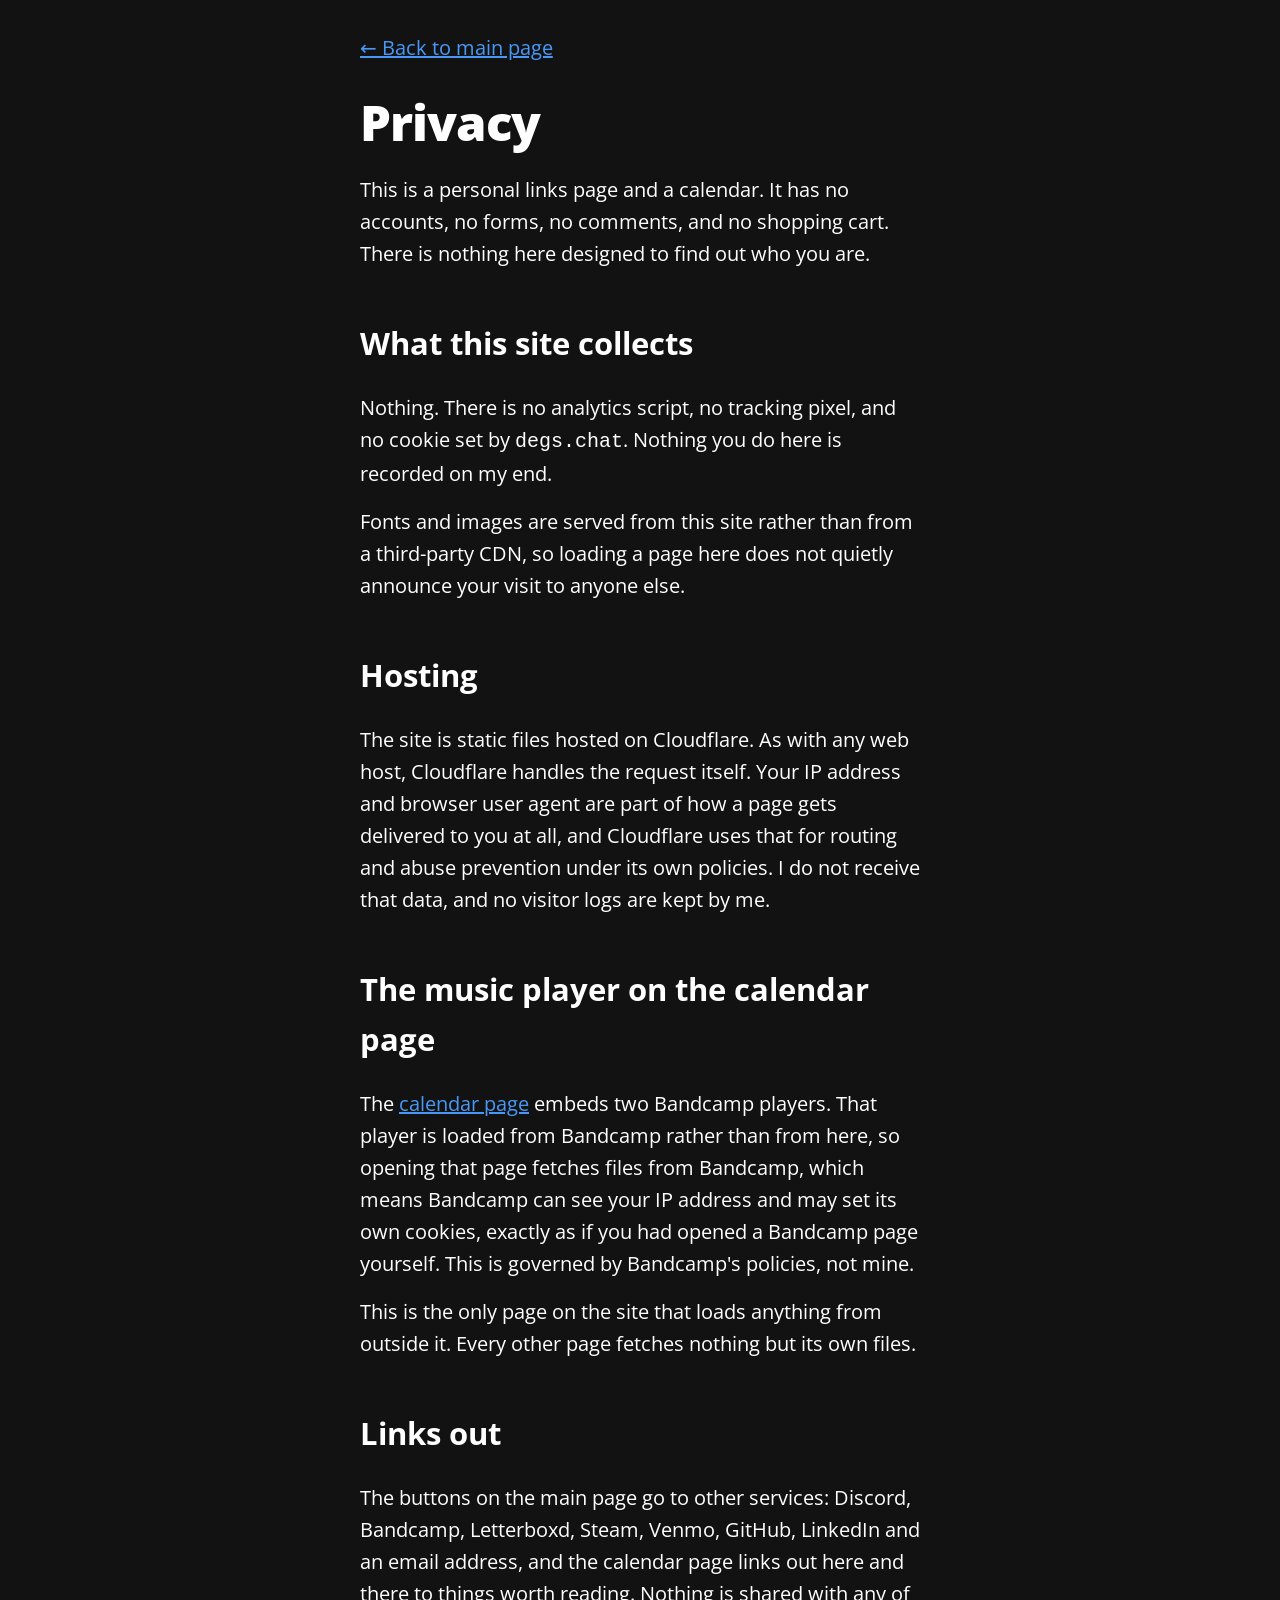
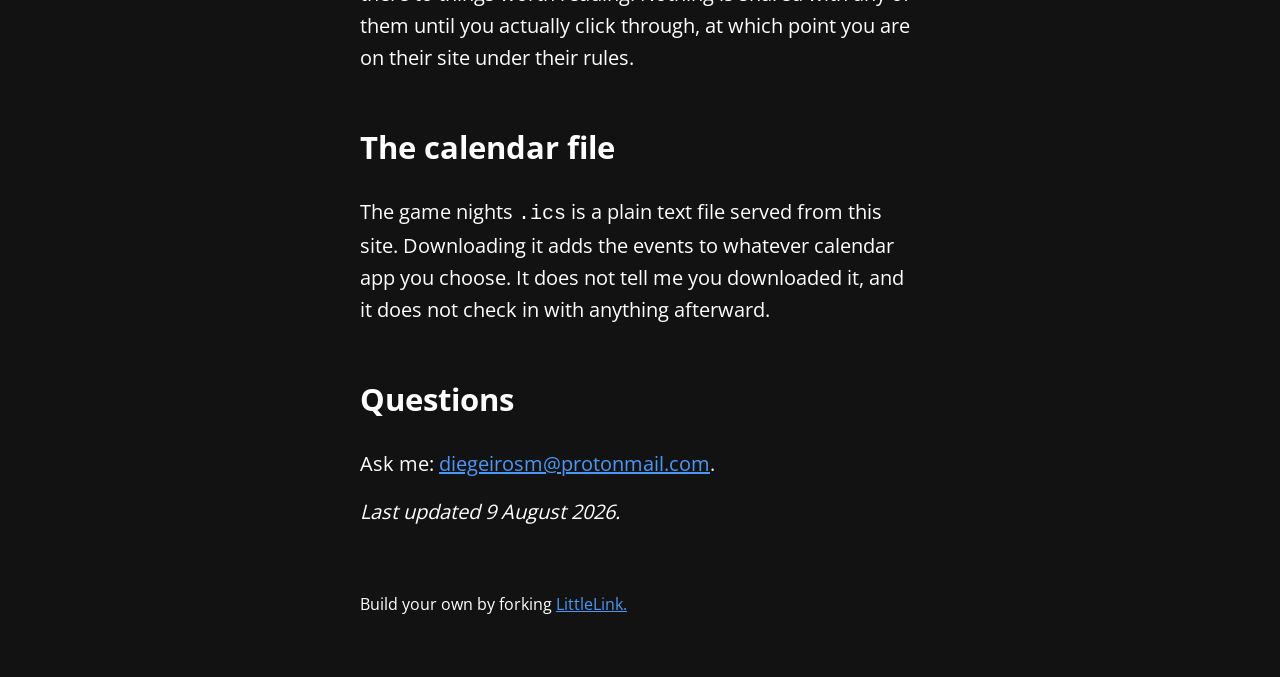
<file: privacy.html>
<!DOCTYPE html>

<!--
  To change the theme, change the class on the html tag below to one of:
  - theme-auto: Automatically switches based on user's system preferences
  - theme-light: Forces light theme
  - theme-dark: Forces dark theme
-->

<html class="theme-dark" lang="en"> <!-- Update `class="theme-auto"` with your preference -->

  <head>
    <meta charset="utf-8">
    <meta name="viewport" content="width=device-width, initial-scale=1">

    <title>Privacy | Degs</title>
    <link rel="icon" type="image/x-icon" href="/images/avatar.png">

    <meta name="description" content="What degs.chat does and does not collect.">
    <meta name="robots" content="noindex"> <!-- Since this is a utility page -->

    <!-- Stylesheets -->
    <link rel="stylesheet" href="css/reset.css">
    <link rel="stylesheet" href="css/style.css">
    <link rel="stylesheet" href="css/brands.css">

  </head>

  <body>
    <div class="container-left" role="main">
      <div class="column">
        <nav role="navigation">
          <a href="index.html" aria-label="Back to homepage">← Back to main page</a>
        </nav>

        <h1>Privacy</h1>

        <p>This is a personal links page and a calendar. It has no accounts, no forms, no comments, and no shopping cart. There is nothing here designed to find out who you are.</p>

        <section aria-labelledby="collect-heading">
          <h2 id="collect-heading">What this site collects</h2>
          <p>Nothing. There is no analytics script, no tracking pixel, and no cookie set by <code>degs.chat</code>. Nothing you do here is recorded on my end.</p>
          <p>Fonts and images are served from this site rather than from a third-party CDN, so loading a page here does not quietly announce your visit to anyone else.</p>
        </section>

        <section aria-labelledby="hosting-heading">
          <h2 id="hosting-heading">Hosting</h2>
          <p>The site is static files hosted on Cloudflare. As with any web host, Cloudflare handles the request itself. Your IP address and browser user agent are part of how a page gets delivered to you at all, and Cloudflare uses that for routing and abuse prevention under its own policies. I do not receive that data, and no visitor logs are kept by me.</p>
        </section>

        <section aria-labelledby="embed-heading">
          <h2 id="embed-heading">The music player on the calendar page</h2>
          <p>The <a href="/calendar">calendar page</a> embeds two Bandcamp players. That player is loaded from Bandcamp rather than from here, so opening that page fetches files from Bandcamp, which means Bandcamp can see your IP address and may set its own cookies, exactly as if you had opened a Bandcamp page yourself. This is governed by Bandcamp's policies, not mine.</p>
          <p>This is the only page on the site that loads anything from outside it. Every other page fetches nothing but its own files.</p>
        </section>

        <section aria-labelledby="links-heading">
          <h2 id="links-heading">Links out</h2>
          <p>The buttons on the main page go to other services: Discord, Bandcamp, Letterboxd, Steam, Venmo, GitHub, LinkedIn and an email address, and the calendar page links out here and there to things worth reading. Nothing is shared with any of them until you actually click through, at which point you are on their site under their rules.</p>
        </section>

        <section aria-labelledby="calendar-heading">
          <h2 id="calendar-heading">The calendar file</h2>
          <p>The game nights <code>.ics</code> is a plain text file served from this site. Downloading it adds the events to whatever calendar app you choose. It does not tell me you downloaded it, and it does not check in with anything afterward.</p>
        </section>

        <section aria-labelledby="contact-heading">
          <h2 id="contact-heading">Questions</h2>
          <p>Ask me: <a href="mailto:diegeirosm@protonmail.com">diegeirosm@protonmail.com</a>.</p>
          <p><em>Last updated 9 August 2026.</em></p>
        </section>

        <footer>
          <p>Build your own by forking <a href="https://littlelink.io" target="_blank" rel="noopener">LittleLink.</a></p>
        </footer>
      </div>
    </div>

  </body>

</html>
</file>
<file: css/style.css>
/*
* LittleLink
* https://littlelink.io
* Free to use under the MIT license
* http://www.opensource.org/licenses/mit-license.php
*/

/* Base Typography Settings
–––––––––––––––––––––––––––––––––––––––––––––––––– */
:root {
	font-size:16px;
}

/* Grid
  –––––––––––––––––––––––––––––––––––––––––––––––––– */
  .container {
	position:relative;
	width:100%;
	max-width:37.5rem;     				/* 600px */
    text-align:center;
	margin:0 auto;
	padding:3rem 1.25rem 0 1.25rem;
	box-sizing:border-box;
}
.container-left {
	position:relative;
	width:100%;
	max-width:37.5rem;
	text-align:left;
	margin:0 auto;
	padding:0 1.25rem;
	box-sizing:border-box;
}
.container-left p {
	margin-bottom: 1rem;  				/* 16px space between paragraphs */
  }
.column {
	position:center;
	width:100%;
	float:center;
	box-sizing:border-box;
}
/* For devices larger than 400px */
  @media (min-width:25rem) {            /* 400px */
    .container {
	width:85%;
	padding-left:0;
	padding-right:0;
}
}/* For devices larger than 550px */
  @media (min-width:34.375rem) {        /* 550px */
    .container {
	width:80%;
}
.column,.columns {
	margin-left:0;
}
.column:first-child,.columns:first-child {
	margin-left:0;
}
}

/* Base Styles
  –––––––––––––––––––––––––––––––––––––––––––––––––– */
  body {
	margin:0;
	padding:0;
	background-color:#ffffff;
	color:#1a1a1a;
	font-family:"Open Sans",system-ui;
	font-size:1.125rem;     				/* 18px */
    font-weight:400;
	line-height:1.6;
}

/* Typography
  –––––––––––––––––––––––––––––––––––––––––––––––––– */
  h1 {
	margin:0 0 0.5rem 0;
	font-size:3rem;         		/* 48px */
    font-weight:800;
	line-height:1;
	letter-spacing:0;
	word-wrap:break-word;
	overflow-wrap:break-word;
	hyphens:auto;           		/* Delete this to remove automatic hyphen on line break */
}
.container p {
	margin:0 0 2rem 0;
}

/* Base Typography Settings
–––––––––––––––––––––––––––––––––––––––––––––––––– */
/* Base size - 16px browser default */
:root {
  font-size:16px;           /* Using a 1.25 modular scale for typography */
  --scale-0:1rem;           /* 16px */
  --scale-1:1.25rem;        /* 20px */
  --scale-2:1.563rem;       /* 25px */
  --scale-3:1.953rem;       /* 31px */
  --scale-4:2.441rem;       /* 39px */
  --scale-5:3.052rem;       /* 49px */

  /* Spacing units */
  --spacing-xs:0.5rem;      /* 8px */
  --spacing-s:1rem;         /* 16px */
  --spacing-m:1.5rem;       /* 24px */
  --spacing-l:2rem;         /* 32px */
  --spacing-xl:3rem;        /* 48px */
  --spacing-xxl:4rem;       /* 64px */
}

/* Avatar */
.avatar {
	width: 8rem;             /* 128px */
	height: 8rem;
	border-radius: 50%;
	object-fit: cover;
	background-position: center;
	margin-bottom: var(--spacing-l);
	margin-left: auto;
	margin-right: auto;
	display: block;
  }

/* Avatar frame - doubles the avatar size and zooms in ~25% on the source image, centered */
.avatar-frame {
	width: 18.75rem;         /* 300px, matches .button width */
	height: 18.75rem;
	border-radius: 1.5rem;
	overflow: hidden;
	margin: 0 auto var(--spacing-l) auto;
}
.avatar-frame .avatar {
	width: 100%;
	height: 100%;
	margin: 0;
	transform: scale(1.25);
	transform-origin: center;
}

/* Brand title */
.brand-title {
	font-family:'UnifrakturMaguntia', serif;
	font-weight: 400;
	color: #D41886;
	text-shadow: 0 0 0.4rem rgba(253, 0, 253, 0.45);
	font-size: calc(var(--scale-5) + 5px);
}

/* Tagline - sits between the title and the button stack */
.container p.tagline {
	display: inline-block;
	max-width: 18.75rem;     /* matches .button width, so the badge lines up with the stack below */
	margin: 0 0 var(--spacing-xl) 0;
	font-family: 'Cinzel', sans-serif;
	font-size: var(--scale-0);
	font-weight: 600;
	letter-spacing: 0.08em;
	text-transform: uppercase;
	color: #C77DFF;
	border: 1px solid #C77DFF;
	border-radius: 0.5rem;
	padding: 0.4rem 1rem;
}

/* Brand button palette - overrides per-service brands.css colors with the Degs theme.
   The `body` prefix bumps specificity above brands.css compound selectors like
   `.button.button-default`, which otherwise tie (brands.css loads after this file). */
body .button-stack .button {
	--button-background: #2E0A45;
	--button-text: #FCEFFA;
	--button-border: 1px solid #D41886;
	background-image: none;          /* neutralizes brand gradients, e.g. Steam */
	font-family: 'Cinzel', sans-serif;
	font-weight: 600;
	letter-spacing: 0.03em;
}
body .button-stack .button:hover {
	--button-background: #D41886;
	--button-text: #2E0A45;
	--button-border: 1px solid #FE54FF;
	box-shadow: 0 0 0.6rem rgba(254, 84, 255, 0.5);
}

/* Tinted icons - recolors each brand icon via mask rather than its native colors,
   so the buttons read as one cohesive Degs palette instead of mismatched brand logos */
.icon--tint {
	display: inline-block;
	-webkit-mask-image: var(--icon-src);
	mask-image: var(--icon-src);
	-webkit-mask-repeat: no-repeat;
	mask-repeat: no-repeat;
	-webkit-mask-position: center;
	mask-position: center;
	-webkit-mask-size: contain;
	mask-size: contain;
	background-color: var(--icon-tint, #FCEFFA);
}
.button-stack .button:hover .icon--tint {
	background-color: #2E0A45;
}

/* Emoji icons - rendered as-is (not masked, so their native color stays) */
.icon--emoji {
	display: inline-block;
	font-size: 1.25rem;
	line-height: 1;
}

/* "Coming soon" - swaps the button's own icon/label for the message on hover, in place */
.button-stack .button[data-tooltip] {
	cursor: default;
	position: relative;
}
.button-stack .button[data-tooltip] .icon,
.button-stack .button[data-tooltip] .label {
	transition: opacity 0.15s ease;
}
.button-stack .button[data-tooltip]::after {
	content: attr(data-tooltip);
	position: absolute;
	inset: 0;
	display: flex;
	align-items: center;
	justify-content: center;
	color: inherit;
	opacity: 0;
	pointer-events: none;
	transition: opacity 0.15s ease;
}
.button-stack .button[data-tooltip]:hover .icon,
.button-stack .button[data-tooltip]:hover .label,
.button-stack .button[data-tooltip]:focus-visible .icon,
.button-stack .button[data-tooltip]:focus-visible .label {
	opacity: 0;
}
.button-stack .button[data-tooltip]:hover::after,
.button-stack .button[data-tooltip]:focus-visible::after {
	opacity: 1;
}

/* Typography Scale */
h1 {
	margin:0 0 var(--spacing-m) 0;
	font-size:var(--scale-5);           /* ~49px */
  	font-weight:800;
	line-height:1.1;
	letter-spacing:-0.02em;
	word-wrap:break-word;
	overflow-wrap:break-word;
}
body {
	font-size:var(--scale-1);           /* 20px */
  	line-height:1.6;
}
.container p {
	margin:0 0 var(--spacing-xl) 0;
	font-size:var(--scale-1);
	line-height:1.6;
}

/* Container spacing */
.container {
	padding:var(--spacing-xl) var(--spacing-m) 0 var(--spacing-m);
	text-align:center;
}

/* Footer */
footer {
	margin:var(--spacing-xxl) 0;            /* 4rem (64px) top and bottom */
    font-size:var(--scale-0);
}

/* Responsive adjustments */
@media (max-width:34.375rem) {              /* 550px */
  h1 {
	font-size:var(--scale-4);
}
body {
	font-size:var(--scale-0);
}
.container p {
	font-size:var(--scale-0);
}
.avatar {
	margin-bottom:var(--spacing-m);
}
footer {
	margin:var(--spacing-xl) 0;         	/* 3rem (48px) top and bottom */
}
}

/* Links
  –––––––––––––––––––––––––––––––––––––––––––––––––– */
  a {
	color:#2457F5;
	text-decoration:underline;
}
a:hover {
	color:#083BDA;
}

/* Buttons
–––––––––––––––––––––––––––––––––––––––––––––––––– */
.button,button {
	display:inline-flex;
	align-items:center;
	justify-content:center;
	width:18.75rem;             	/* 300px */
 	min-height:3rem;                /* 48px */
  	padding:0.75rem 1rem;         	/* 12px ; 16px */
  	font-size:1.125rem;           	/* 18px */
  	font-weight:700;
	text-decoration:none;
	white-space:normal;
  	background-color:var(--button-background,transparent);
	color:var(--button-text,#000000);
	border:var(--button-border,none);
	border-radius:0.5rem;
	cursor:pointer;
	box-sizing:border-box;
	hyphens:auto;               	/* Delete this to remove automatic hyphen on line break */
  	margin-bottom:1rem;
	text-align:center;
	line-height:1.3;
}

/* Icons
–––––––––––––––––––––––––––––––––––––––––––––––––– */
.icon {
	width:1.25rem;
	height:1.25rem;
	margin-right:0.5rem;
	flex-shrink:0;
}

/* Avatar
  –––––––––––––––––––––––––––––––––––––––––––––––––– */
.avatar {
	width: 8rem;             /* 128px */
	height: 8rem;
	object-fit: cover;
	background-position: center;
	margin-bottom: var(--spacing-l);
  }

   /* Modifier for no avatar rounding */
   .avatar--none {
	border-radius: 0%;
  }

  /* Modifier for rounded avatar */
  .avatar--rounded {
	border-radius: 50%;
  }

  /* Modifier for slightly rounded corners */
  .avatar--soft {
	border-radius: 0.5rem;   /* 8px rounded corners */
  }

/* Theme System
  –––––––––––––––––––––––––––––––––––––––––––––––––– */
/* Light theme is default above */

/* Dark theme */
:root.theme-dark {
	color-scheme:dark;
}
:root.theme-dark :focus-visible {
	outline: 2px solid #4899F7;
	outline-offset: 2px;
  }
:root.theme-dark body {
	background-color:#121212;
	color:#ffffff;
}
:root.theme-dark a:not(.button) {
	color:#4899F7;
}
:root.theme-dark a:not(.button):hover {
	color:#7AB8FF;
}

/* Auto theme */
:root.theme-auto {
	color-scheme:light dark;
}
@media (prefers-color-scheme:dark) {
	:root.theme-auto body {
	background-color:#121212;
	color:#ffffff;
}
:root.theme-auto :focus-visible {
    outline: 2px solid #4899F7;
    outline-offset: 2px;
  }
:root.theme-auto a:not(.button) {
	color:#4899F7;
}
:root.theme-auto a:not(.button):hover {
	color:#7AB8FF;
}
}

/* Button Text Color Override
    –––––––––––––––––––––––––––––––––––––––––––––––––– */
    .button:hover,button:hover {
	color:var(--button-text);
}

/* Responsive Typography
  –––––––––––––––––––––––––––––––––––––––––––––––––– */
  @media (max-width:34.375rem) {            /* 550px */
    h1 {
	font-size:2rem;                         /* 32px */
	}
	.brand-title {
	font-size:calc(2rem + 5px);
	}
	body {
	font-size:1rem;                    		/* 16px */
	}
}

/* Privacy Page Styles
  –––––––––––––––––––––––––––––––––––––––––––––––––– */
nav {
	margin:var(--spacing-l) 0;
	text-align:left;
}
section {
	margin:var(--spacing-xl) 0;
	text-align:left;
}
h2 {
	font-size:var(--scale-3);
	font-weight:700;
	margin-bottom:var(--spacing-m);
}
h3 {
	font-size:var(--scale-2);
	font-weight:600;
	margin:var(--spacing-l) 0 var(--spacing-s) 0;
}
ul {
	list-style:none;
	padding:0;
	margin:0 0 var(--spacing-m) 0;
}
ul li {
	margin-bottom:var(--spacing-xs);
}

/* Privacy page specific responsive adjustments */
  @media (max-width:34.375rem) {
	h2 {
	font-size:var(--scale-2);
	}
	h3 {
	font-size:var(--scale-1);
	}
	section {
	margin:var(--spacing-l) 0;
	}
}

/* Font Face Definitions
  –––––––––––––––––––––––––––––––––––––––––––––––––– */
@font-face {
	font-display:swap;
	font-family:'Open Sans';
	font-style:normal;
	font-weight:400;
	src:url('../fonts/open-sans-v34-vietnamese_latin-ext_latin_hebrew_greek-ext_greek_cyrillic-ext_cyrillic-regular.woff2') format('woff2'),url('../fonts/open-sans-v34-vietnamese_latin-ext_latin_hebrew_greek-ext_greek_cyrillic-ext_cyrillic-regular.woff') format('woff');
}
@font-face {
	font-display:swap;
	font-family:'Open Sans';
	font-style:normal;
	font-weight:600;
	src:url('../fonts/open-sans-v34-vietnamese_latin-ext_latin_hebrew_greek-ext_greek_cyrillic-ext_cyrillic-600.woff2') format('woff2'),url('../fonts/open-sans-v34-vietnamese_latin-ext_latin_hebrew_greek-ext_greek_cyrillic-ext_cyrillic-600.woff') format('woff');
}
@font-face {
	font-display:swap;
	font-family:'Open Sans';
	font-style:normal;
	font-weight:700;
	src:url('../fonts/open-sans-v34-vietnamese_latin-ext_latin_hebrew_greek-ext_greek_cyrillic-ext_cyrillic-700.woff2') format('woff2'),url('../fonts/open-sans-v34-vietnamese_latin-ext_latin_hebrew_greek-ext_greek_cyrillic-ext_cyrillic-700.woff') format('woff');
}
@font-face {
	font-display:swap;
	font-family:'Open Sans';
	font-style:normal;
	font-weight:800;
	src:url('../fonts/open-sans-v34-vietnamese_latin-ext_latin_hebrew_greek-ext_greek_cyrillic-ext_cyrillic-800.woff2') format('woff2'),url('../fonts/open-sans-v34-vietnamese_latin-ext_latin_hebrew_greek-ext_greek_cyrillic-ext_cyrillic-800.woff') format('woff');
}
@font-face {
	font-display:swap;
	font-family:'UnifrakturMaguntia';
	font-style:normal;
	font-weight:400;
	src:url('../fonts/unifraktur-maguntia-v22-latin-regular.woff2') format('woff2');
}
@font-face {
	font-display:swap;
	font-family:'Cinzel';
	font-style:normal;
	font-weight:600;
	src:url('../fonts/cinzel-v26-latin-600.woff2') format('woff2');
}
</file>
<file: css/brands.css>
/*
* LittleLink Button Styles
* https://littlelink.io
* Free to use under the MIT license
* http://www.opensource.org/licenses/mit-license.php
*/

/* Brand Button Base Styles
–––––––––––––––––––––––––––––––––––––––––––––––––– */
/* Only include brand-specific button styling here */
.button,button {
  color:var(--button-text,#000000);
  background-color:var(--button-background,transparent);
	border:var(--button-border,none);
	transition:filter 0.2s ease,transform 0.2s ease;
}

/* Global Button Hover Effect
–––––––––––––––––––––––––––––––––––––––––––––––––– */
.button:hover,button:hover {
	filter:brightness(90%);
	transform:translateY(-1px);
}

/* Button Icons
–––––––––––––––––––––––––––––––––––––––––––––––––– */
.icon {
	filter:var(--icon-filter,none);
}

/* Brand-Specific Styles
–––––––––––––––––––––––––––––––––––––––––––––––––– */

/* Default */
.button.button-default {
	--button-text:#ffffff;
	--button-background:#2457F5;
	--button-border:1px solid #ffffff;
}

/* Amazon */
.button-amazon {
	--button-text:#000000;
	--button-background:#FFFFFF;
	--button-border:1px solid #212121;
}

/* Amazon Music */
.button-amazon-music {
	--button-text:#000000;
	--button-background:#25D1DA;
}

/* Apple App Store */
.button-appstore {
	--button-text:#FFFFFF;
	--button-background:#000000;
	--button-border:1px solid #FFFFFF;
}

/* Apple Invites */
.button-invites {
	--button-text:#FFFFFF;
	--button-background:#000000;
	--button-border:1px solid #FFFFFF;
}

/* Apple Music */
.button-apple-music {
	--button-text:#ffffff;
	--button-background:#000000;
	--button-border:1px solid #FFFFFF;
}

/* Apple Music Alt */
.button-apple-music-alt {
	--button-text:#ffffff;
	background-image:linear-gradient(to bottom,#FB5C74,#FA233B);
}

/* Apple Podcasts */
.button-apple-podcasts {
	--button-text:#ffffff;
	--button-background:#000000;
	--button-border:1px solid #FFFFFF;
}

/* Apple Podcasts Alt */
.button-apple-podcasts-alt {
	--button-text:#ffffff;
	background-image:linear-gradient(to bottom,#F452FF,#832BC1);
}

/* Bandcamp */
.button-bandcamp {
	--button-text:#ffffff;
	--button-background:#1d9fc3;
}

/* Behance */
.button-behance {
	--button-text:#ffffff;
	--button-background:#0057FF;
  --button-border:1px solid #FFFFFF;
}

/* Bluesky */
.button-bluesky {
	--button-text:#FFFFFF;
	--button-background:#1185FE;
}

/* Bluesky Alt */
.button-bluesky-alt {
	--button-text:#000000;
	--button-background:#FFFFFF;
	--button-border:1px solid #000000;
}

/* Buy Me a Coffee */
.button-coffee {
	--button-text:#000000;
	--button-background:#ffdd00;
}

/* Cal.com */
.button-cal {
	--button-text:#FFFFFF;
	--button-background:#292929;
	--button-border:1px solid #FFFFFF;
}

/* Calendly */
.button-calendly {
	--button-text:#FFFFFF;
	--button-background:#006BFF;
}

/* Cash App */
.button-cash-app {
	--button-text:#ffffff;
	background-image:linear-gradient(to bottom,#00d64b,#00c244);
}

/* dev.to */
.button-dev-to {
	--button-text:#000000;
	--button-background:#f5f5f5;
	--button-border:1px solid #212121;
}

/* Discogs */
.button-discogs {
	--button-text:#000000;
	--button-background:#FFFFFF;
	--button-border:1px solid #000000;
}

/* Discogs Alt */
.button-discogs-alt {
	--button-text:#FFFFFF;
	--button-background:#000000;
	--button-border:1px solid #FFFFFF;
}

/* Discord */
.button-discord {
	--button-text:#ffffff;
	--button-background:#5865F2;
}

/* Dribbble */
.button-dribbble {
	--button-text:#000000;
	--button-background:#FFFFFF;
	--button-border:1px solid #212121;
}

/* Etsy */
.button-etsy {
	--button-text:#ffffff;
	--button-background:#F45800;
}

/* Facebook */
.button-faceb {
	--button-text:#ffffff;
	--button-background:#0866FF;
}

/* Facebook Messenger */
.button-messenger {
	--button-text:#ffffff;
	--button-background:#0866FF;
}

/* Figma */
.button-figma {
	--button-text:#ffffff;
	--button-background:#000000;
	--button-border:1px solid #FFFFFF;
}

/* Fiverr */
.button-fiverr {
	--button-text:#ffffff;
	--button-background:#1DBF73;
}

/* Flickr */
.button-flickr {
	--button-text:#ffffff;
	--button-background:#000000;
	--button-border:1px solid #FFFFFF;
}

/* GitHub */
.button-github {
	--button-text:#ffffff;
	--button-background:#000000;
	--button-border:1px solid #FFFFFF;
}

/* GitLab */
.button-gitlab {
	--button-text:#ffffff;
	--button-background:#6151b2;
}

/* GoFundMe */
.button-gofundme {
	--button-text:#ffffff;
	--button-background:#02A95C;
}

/* Goodreads */
.button-goodreads {
	--button-text:#333333;
	--button-background:#f3f1e6;
	--button-border:1px solid #212121;
}

/* Google Black */
.button-google-black {
	--button-text:#FFFFFF;
	--button-background:#000000;
	--button-border:1px solid #FFFFFF;
}

/* Google Play Store */
.button-playstore {
	--button-text:#FFFFFF;
	--button-background:#000000;
	--button-border:1px solid #FFFFFF;
}

/* Google Scholar */
.button-google-scholar {
	--button-text:#000000;
	--button-background:#FFFFFF;
	--button-border:1px solid #212121;
}

/* Hashnode */
.button-hashnode {
	--button-text:#000000;
	--button-background:#ffffff;
	--button-border:1px solid #212121;
}

/* Instagram */
.button-instagram {
	--button-text:#ffffff;
	background-image:linear-gradient(-135deg,#1400c8,#b900b4,#f50000);
}

/* Kick */
.button-kick {
	--button-text:#ffffff;
	--button-background:#000000;
	--button-border:1px solid #ffffff;
}

/* Kick Alt */
.button-kick-alt {
	--button-text:#000000;
	--button-background:#01e701;
}

/* Kickstarter */
.button-kickstarter {
	--button-text:#ffffff;
	--button-background:#05ce78;
}

/* Kit */
.button-kit {
	--button-text:#ffffff;
	--button-background:#000000;
	--button-border:1px solid #FFFFFF;
}

/* Ko-fi */
.button-ko-fi {
	--button-text:#ffffff;
	--button-background:#000000;
  --button-border:1px solid #FFFFFF;
}

/* Last.fm */
.button-last-fm {
	--button-text:#ffffff;
	--button-background:#D51007;
}

/* Letterboxd */
.button-letterboxd {
	--button-text:#ffffff;
	--button-background:#2c3440;
	--button-border:1px solid #FFFFFF;
}

/* Line */
.button-line {
	--button-text:#FFFFFF;
	--button-background:#06C755;
}

/* LinkedIn */
.button-linked {
	--button-text:#ffffff;
	--button-background:#2867b2;
}

/* Mailchimp */
.button-mailchimp {
	--button-text:#000000;
	--button-background:#FFE01B;
}

/* Mastodon */
.button-mastodon {
	--button-text:#ffffff;
	--button-background:#17063B;
	--button-border:1px solid #FFFFFF;
}

/* Matrix */
.button-matrix {
	--button-text:#000000;
	--button-background:#ffffff;
	--button-border:1px solid #000000;
}

/* Meetup */
.button-meetup {
	--button-text:#000000;
	--button-background:#ffffff;
	--button-border:1px solid #000000;
}

/* Meetup Alt */
.button-meetup-alt {
	--button-text:#ffffff;
	--button-background:#ED1C40;
}

/* Medium */
.button-medium {
	--button-text:#ffffff;
	--button-background:#000000;
	--button-border:1px solid #FFFFFF;
}

/* Microsoft */
.button-microsoft {
	--button-text:#ffffff;
	--button-background:#000000;
	--button-border:1px solid #FFFFFF;
}

/* Notion */
.button-notion {
	--button-text:#000000;
	--button-background:#ffffff;
	--button-border:1px solid #212121;
}

/* Obsidian */
.button.button-obsidian {
	--button-text:#ffffff;
	--button-background:#262626;
	--button-border:1px solid #ffffff;
}

/* OnlyFans */
.button-onlyfans {
	--button-text:#ffffff;
	--button-background:#00AEEF;
}

/* Patreon */
.button-patreon {
	--button-text:#ffffff;
	--button-background:#000000;
	--button-border:1px solid #FFFFFF;
}

/* PayPal */
.button-paypal {
	--button-text:#ffffff;
	--button-background:#002991;
  --button-border:1px solid #FFFFFF;
}

/* Pinterest */
.button-pinterest {
	--button-text:#000000;
	--button-background:#ffffff;
	--button-border:1px solid #212121;
}

/* Product Hunt */
.button-product-hunt {
	--button-text:#000000;
	--button-background:#ffffff;
	--button-border:1px solid #212121;
}

/* Reddit */
.button-reddit {
	--button-text:#FFFFFF;
	--button-background:#FF4500;
}

/* Shop */
.button-shop {
	--button-text:#ffffff;
	--button-background:#5A31F4;
}

/* Signal */
.button-signal {
	--button-text:#ffffff;
	--button-background:#3B45FD;
}

/* Signal Alt */
.button-signal-alt {
	--button-text:#3B45FD;
	--button-background:#E3E8FE;
	--button-border:1px solid #000000;
}

/* Slack */
.button-slack {
	--button-text:#000000;
	--button-background:#FFFFFF;
	--button-border:1px solid #212121;
}

/* Snapchat */
.button-snapchat {
	--button-text:#000000;
	--button-background:#fffc00;
}

/* SoundCloud */
.button-soundcloud {
	--button-text:#ffffff;
	--button-background:#ff5500;
}

/* Spotify */
.button-spotify {
	--button-text:#191414;
	--button-background:#1db954;
}

/* Spotify Alt */
.button-spotify-alt {
	--button-text:#FFFFFF;
	--button-background:#191414;
	--button-border:1px solid #FFFFFF;
}

/* Square */
.button-square {
	--button-text:#FFFFFF;
	--button-background:#006AFF;
}

/* Stack Overflow */
.button-stack-overflow {
	--button-text:#000000;
	--button-background:#FFFFFF;
	--button-border:1px solid #000000;
}

/* Steam */
.button-steam {
	--button-text:#ffffff;
	background-image:linear-gradient(90deg,#08BBFF,#2B75FF);
}

/* Steam Alt */
.button-steam-alt {
	--button-text:#ffffff;
	background-image:linear-gradient(90deg,#09172a,#072a57,#0c5085);
	--button-border:1px solid #FFFFFF;
}

/* Strava */
.button-strava {
	--button-text:#ffffff;
	--button-background:#fc5200;
}

/* Substack */
.button-substack {
	--button-text:#ffffff;
	--button-background:#FF6719;
}

/* Telegram */
.button-telegram {
	--button-text:#ffffff;
	--button-background:#3faee8;
}

/* Threads */
.button-threads {
	--button-text:#FFFFFF;
	--button-background:#000000;
	--button-border:1px solid #FFFFFF;
}

/* Threema */
.button-threema {
	--button-text:#000000;
	--button-background:#3fe669;
}

/* TikTok */
.button-tiktok {
	--button-text:#ffffff;
	--button-background:#000000;
	--button-border:1px solid #FFFFFF;
}

/* Trello */
.button-trello {
	--button-text:#ffffff;
	--button-background:#0065ff;
}

/* Tumblr */
.button-tumb {
	--button-text:#ffffff;
	--button-background:#131313;
	--button-border:1px solid #FFFFFF;
}

/* Twitch */
.button-twitch {
	--button-text:#ffffff;
	--button-background:#9146ff;
}

/* Unsplash */
.button-unsplash {
	--button-text:#000000;
	--button-background:#ffffff;
	--button-border:1px solid #212121;
}

/* Venmo */
.button-venmo {
	--button-text:#ffffff;
	--button-background:#008CFF;
}

/* Vimeo */
.button-vimeo {
	--button-text:#ffffff;
	--button-background:#1ab7ea;
}

/* VSCO */
.button-vsco {
	--button-text:#FFFFFF;
	--button-background:#000000;
	--button-border:1px solid #FFFFFF;
}

/* WhatsApp */
.button-whatsapp {
	--button-text:#ffffff;
	--button-background:#455a64;
}

/* WordPress */
.button-wordpress {
	--button-text:#ffffff;
	--button-background:#3858E9;
}

/* X */
.button-x {
	--button-text:#FFFFFF;
	--button-background:#000000;
	--button-border:1px solid #FFFFFF;
}

/* YouTube */
.button-yt {
	--button-text:#ffffff;
	--button-background:#282828;
	--button-border:1px solid #FFFFFF;
}

/* YouTube Alt */
.button-yt-alt {
	--button-text:#ffffff;
	--button-background:#FF0000;
}

/* Zoom */
.button-zoom {
	--button-text:#ffffff;
	--button-background:#0B5CFF;
  --button-border:1px solid #FFFFFF;
}
</file>
